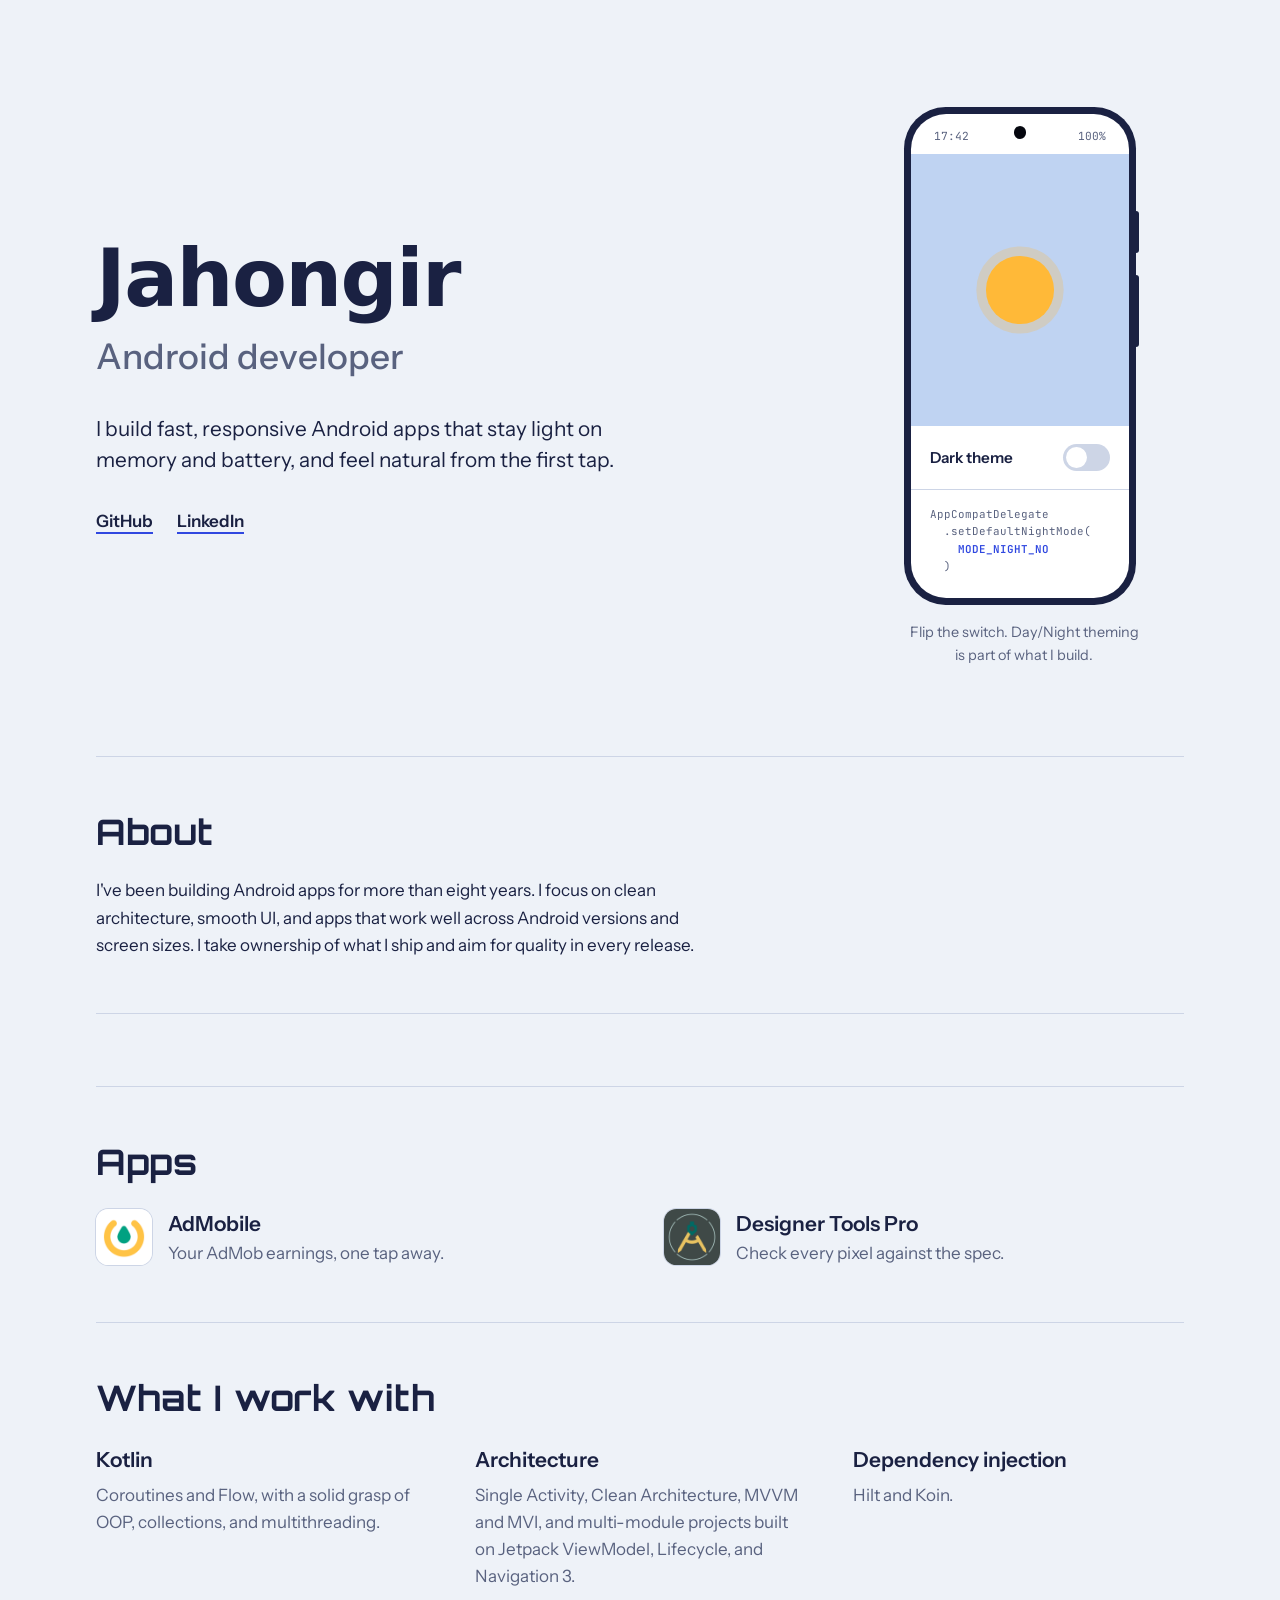
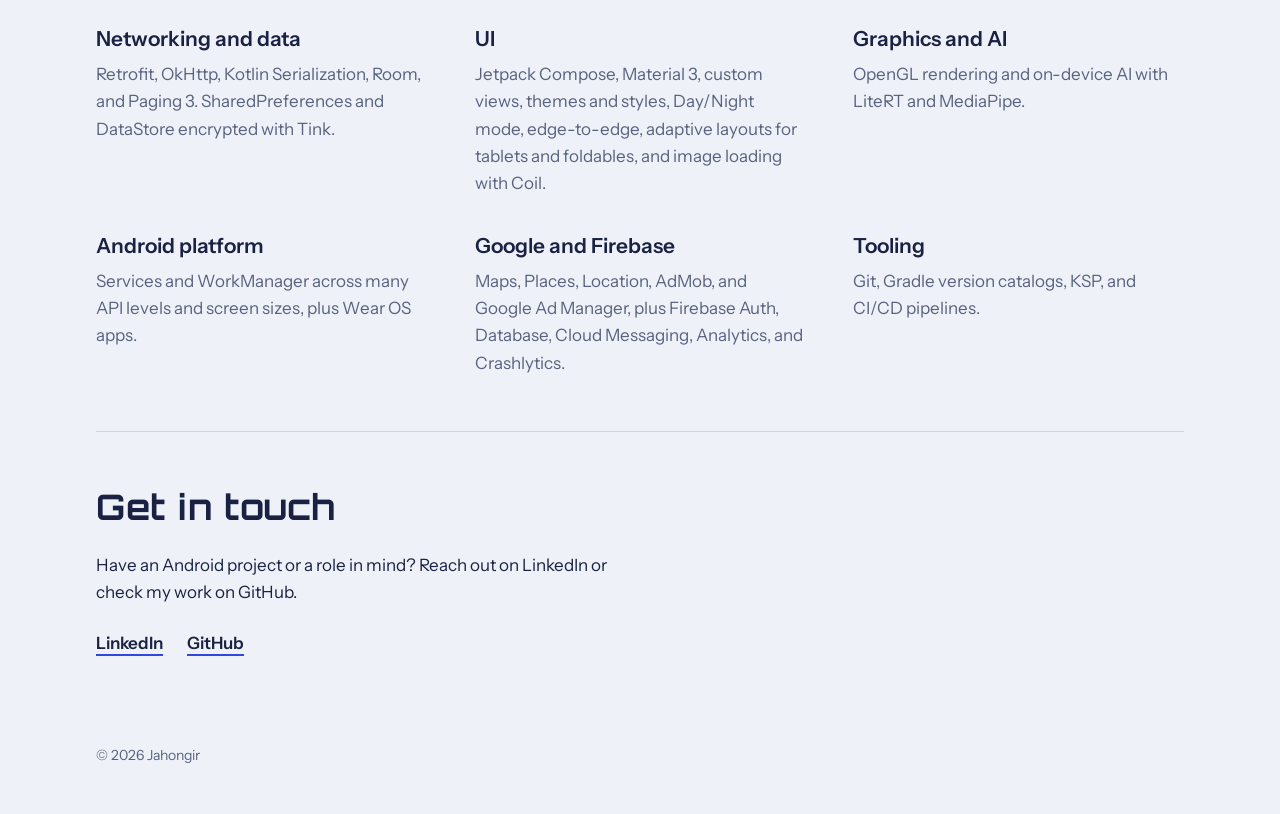
<file: index.html>
<!DOCTYPE html>
<html lang="en">

<head>
  <meta charset="utf-8">
  <meta name="viewport" content="width=device-width, initial-scale=1, viewport-fit=cover">
  <title>Jahongir · Android developer</title>
  <meta name="description" content="Jahongir, Android developer building fast, responsive, memory-efficient apps.">
  <link rel="icon"
    href="data:image/svg+xml,<svg xmlns='http://www.w3.org/2000/svg' viewBox='0 0 100 100'><text y='.9em' font-size='90'>📱</text></svg>">

  <!-- Applies the saved or system theme before first paint to avoid a flash. -->
  <script>
    (function () {
      var theme = null;
      try { theme = localStorage.getItem("theme"); } catch (e) { }
      if (theme !== "light" && theme !== "dark") {
        var prefersDark = window.matchMedia("(prefers-color-scheme: dark)").matches;
        theme = prefersDark ? "dark" : "light";
      }
      document.documentElement.dataset.theme = theme;
    })();
  </script>

  <!-- Yandex.RTB & Autoplacement 20341322 -->
  <script>window.yaContextCb = window.yaContextCb || []</script>
  <script src="https://yandex.ru/ads/system/context.js" async></script>
  <script data-page-id="20341322" src="https://yandex.ru/ads/system/ap-loader.js" async></script>

  <link rel="preconnect" href="https://fonts.googleapis.com">
  <link rel="preconnect" href="https://fonts.gstatic.com" crossorigin>
  <link
    href="https://fonts.googleapis.com/css2?family=Google+Sans+Flex:opsz,wght,ROND@6..144,400..900,0..100&family=Orbitron:wght@500..900&family=Instrument+Sans:wght@400;500;600&family=JetBrains+Mono:wght@400;600&display=swap"
    rel="stylesheet">
  <link rel="stylesheet" href="style.css">
  <!-- Yandex.Metrika counter -->
  <script type="text/javascript">
      (function (m, e, t, r, i, k, a) {
        m[i] = m[i] || function () { (m[i].a = m[i].a || []).push(arguments) };
        m[i].l = 1 * new Date();
        for (var j = 0; j < document.scripts.length; j++) { if (document.scripts[j].src === r) { return; } }
        k = e.createElement(t), a = e.getElementsByTagName(t)[0], k.async = 1, k.src = r, a.parentNode.insertBefore(k, a)
      })(window, document, 'script', 'https://mc.yandex.ru/metrika/tag.js?id=114090503', 'ym');

    ym(114090503, 'init', { ssr: true, webvisor: true, clickmap: true, ecommerce: "dataLayer", referrer: document.referrer, url: location.href, accurateTrackBounce: true, trackLinks: true });
  </script>
  <noscript>
    <div><img src="https://mc.yandex.ru/watch/114090503" style="position:absolute; left:-9999px;" alt="" /></div>
  </noscript>
  <!-- /Yandex.Metrika counter -->
</head>

<body>

  <main class="wrap">

    <header class="hero">
      <div>
        <h1 class="name">Jahongir</h1>
        <p class="role">Android developer</p>
        <p class="intro">
          I build fast, responsive Android apps that stay light on memory
          and battery, and feel natural from the first tap.
        </p>
        <ul class="links">
          <li><a href="https://github.com/wixeless">GitHub</a></li>
          <li><a href="https://www.linkedin.com">LinkedIn</a></li>
        </ul>
      </div>

      <figure class="device" aria-label="Theme switcher styled as a phone">
        <div class="phone">
          <div class="screen">
            <div class="status" aria-hidden="true"><span id="clock">12:00</span><span
                class="camera"></span><span>100%</span></div>
            <div class="sky" aria-hidden="true"><span class="orb"></span></div>
            <button class="setting" id="theme-switch" type="button" role="switch" aria-checked="false">
              <span>Dark theme</span>
              <span class="track" aria-hidden="true"><span class="knob"></span></span>
            </button>
            <pre class="code" aria-hidden="true">AppCompatDelegate
  .setDefaultNightMode(
    <b id="night-mode">MODE_NIGHT_NO</b>
  )</pre>
          </div>
        </div>
        <figcaption class="caption">Flip the switch. Day/Night theming is part of what I build.</figcaption>
      </figure>
    </header>

    <section class="about" aria-labelledby="about-title">
      <h2 id="about-title">About</h2>
      <p>
        I've been building Android apps for more than eight years. I focus on
        clean architecture, smooth UI, and apps that work well across Android
        versions and screen sizes. I take ownership of what I ship and aim for
        quality in every release.
      </p>
    </section>

    <!-- Yandex.RTB R-A-20341322-9 -->
    <div class="ad-slot" aria-label="Advertisement">
      <!-- Yandex.RTB R-A-20341322-9 -->
      <div id="yandex_rtb_R-A-20341322-9"></div>
      <script>
        window.yaContextCb.push(() => {
          Ya.Context.AdvManager.render({
            "blockId": "R-A-20341322-9",
            "renderTo": "yandex_rtb_R-A-20341322-9"
          })
        })
      </script>
    </div>

    <section aria-labelledby="apps-title">
      <h2 id="apps-title">Apps</h2>
      <ul class="apps-list">
        <li>
          <a class="app" href="apps/admobile/">
            <img src="apps/admobile/images/icon.png" alt="" width="56" height="56">
            <span>
              <span class="app-name">AdMobile</span>
              <span class="app-desc">Your AdMob earnings, one tap away.</span>
            </span>
          </a>
        </li>
        <li>
          <a class="app" href="apps/designertools/">
            <img src="apps/designertools/images/icon.png" alt="" width="56" height="56">
            <span>
              <span class="app-name">Designer Tools Pro</span>
              <span class="app-desc">Check every pixel against the spec.</span>
            </span>
          </a>
        </li>
      </ul>
    </section>

    <section aria-labelledby="skills-title">
      <h2 id="skills-title">What I work with</h2>
      <dl class="skills">
        <div>
          <dt>Kotlin</dt>
          <dd>Coroutines and Flow, with a solid grasp of OOP, collections, and multithreading.</dd>
        </div>
        <div>
          <dt>Architecture</dt>
          <dd>Single Activity, Clean Architecture, MVVM and MVI, and multi-module projects built on Jetpack ViewModel,
            Lifecycle, and Navigation 3.</dd>
        </div>
        <div>
          <dt>Dependency injection</dt>
          <dd>Hilt and Koin.</dd>
        </div>
        <div>
          <dt>Networking and data</dt>
          <dd>Retrofit, OkHttp, Kotlin Serialization, Room, and Paging 3. SharedPreferences and DataStore encrypted with
            Tink.</dd>
        </div>
        <div>
          <dt>UI</dt>
          <dd>Jetpack Compose, Material 3, custom views, themes and styles, Day/Night mode, edge-to-edge, adaptive
            layouts for tablets and foldables, and image loading with Coil.</dd>
        </div>
        <div>
          <dt>Graphics and AI</dt>
          <dd>OpenGL rendering and on-device AI with LiteRT and MediaPipe.</dd>
        </div>
        <div>
          <dt>Android platform</dt>
          <dd>Services and WorkManager across many API levels and screen sizes, plus Wear OS apps.</dd>
        </div>
        <div>
          <dt>Google and Firebase</dt>
          <dd>Maps, Places, Location, AdMob, and Google Ad Manager, plus Firebase Auth, Database, Cloud Messaging,
            Analytics, and Crashlytics.</dd>
        </div>
        <div>
          <dt>Tooling</dt>
          <dd>Git, Gradle version catalogs, KSP, and CI/CD pipelines.</dd>
        </div>
      </dl>
    </section>

    <section class="contact" aria-labelledby="contact-title">
      <h2 id="contact-title">Get in touch</h2>
      <p>Have an Android project or a role in mind? Reach out on LinkedIn or check my work on GitHub.</p>
      <ul class="links">
        <li><a href="https://www.linkedin.com">LinkedIn</a></li>
        <li><a href="https://github.com/wixeless">GitHub</a></li>
      </ul>
    </section>

    <footer>© <span id="year">2026</span> Jahongir</footer>

  </main>

  <script>
    const root = document.documentElement;
    const themeSwitch = document.getElementById("theme-switch");
    const nightMode = document.getElementById("night-mode");

    // Syncs the switch and the code sample with the current theme.
    function applyTheme(theme) {
      const isDark = theme === "dark";
      root.dataset.theme = theme;
      themeSwitch.setAttribute("aria-checked", String(isDark));
      nightMode.textContent = isDark ? "MODE_NIGHT_YES" : "MODE_NIGHT_NO";
    }

    function toggleTheme() {
      const nextTheme = root.dataset.theme === "dark" ? "light" : "dark";
      applyTheme(nextTheme);
      try { localStorage.setItem("theme", nextTheme); } catch (e) { }
    }

    const clock = document.getElementById("clock");
    // Time zones of regions where the 12-hour clock is the everyday format.
    const twelveHourZones = new Set([
      "America/New_York", "America/Chicago", "America/Denver", "America/Phoenix",
      "America/Los_Angeles", "America/Anchorage", "America/Juneau", "America/Adak",
      "America/Detroit", "America/Boise", "America/Menominee", "Pacific/Honolulu",
      "America/Toronto", "America/Vancouver", "America/Edmonton", "America/Winnipeg",
      "America/Halifax", "America/St_Johns", "America/Regina",
      "Pacific/Auckland", "Asia/Kolkata", "Asia/Calcutta", "Asia/Karachi",
      "Asia/Dhaka", "Asia/Manila", "Africa/Cairo"
    ]);
    const twelveHourZonePrefixes = [
      "Australia/", "America/Indiana/", "America/Kentucky/", "America/North_Dakota/"
    ];

    function usesTwelveHourClock(timeZone) {
      function hasPrefix(prefix) {
        return timeZone.startsWith(prefix);
      }

      if (twelveHourZones.has(timeZone)) {
        return true;
      }
      return twelveHourZonePrefixes.some(hasPrefix);
    }

    const visitorTimeZone = Intl.DateTimeFormat().resolvedOptions().timeZone;
    const isTwelveHour = usesTwelveHourClock(visitorTimeZone);
    const hourCycle = isTwelveHour ? "h12" : "h23";
    const clockOptions = { hour: "numeric", minute: "2-digit", hourCycle: hourCycle };
    const clockFormat = new Intl.DateTimeFormat([], clockOptions);

    function isNotDayPeriod(part) {
      return part.type !== "dayPeriod";
    }

    function partValue(part) {
      return part.value;
    }

    // Shows the visitor's local time in their region's clock format, without AM/PM.
    function updateClock() {
      const parts = clockFormat.formatToParts(new Date());
      const timeParts = parts.filter(isNotDayPeriod);
      clock.textContent = timeParts.map(partValue).join("").trim();
    }

    function startMinuteTicks() {
      updateClock();
      setInterval(updateClock, 60000);
    }

    themeSwitch.addEventListener("click", toggleTheme);
    applyTheme(root.dataset.theme || "light");

    updateClock();
    const msToNextMinute = 60000 - (Date.now() % 60000);
    setTimeout(startMinuteTicks, msToNextMinute);

    document.getElementById("year").textContent = new Date().getFullYear();
  </script>

</body>

</html>
</file>
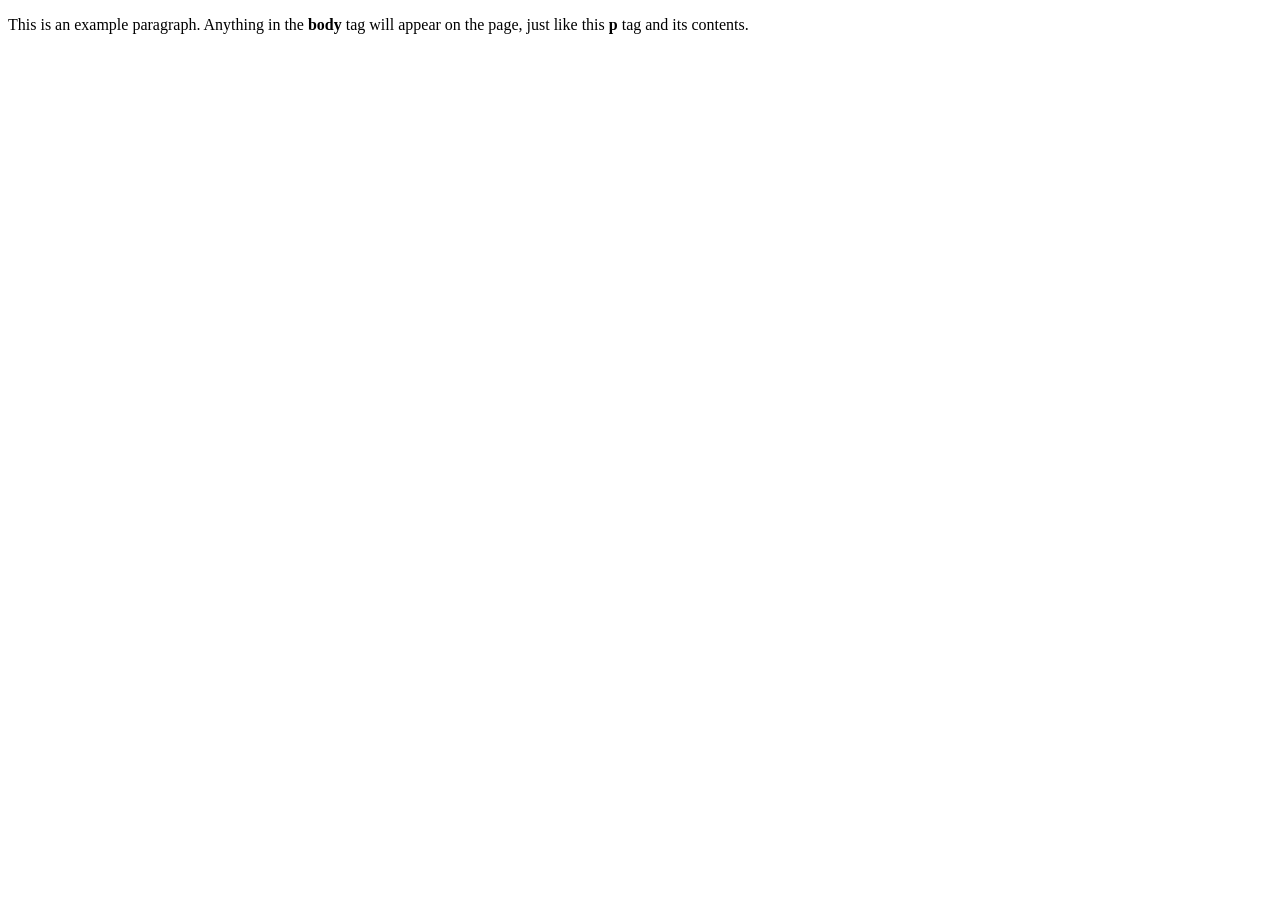
<file: apps/admob/Index.html>
<!doctype html>
<html>
  <head>
    <title>AdMob Report Home page</title>
  </head>
  <body>
    <p>This is an example paragraph. Anything in the <strong>body</strong> tag will appear on the page, just like this <strong>p</strong> tag and its contents.</p>
  </body>
</html>
</file>
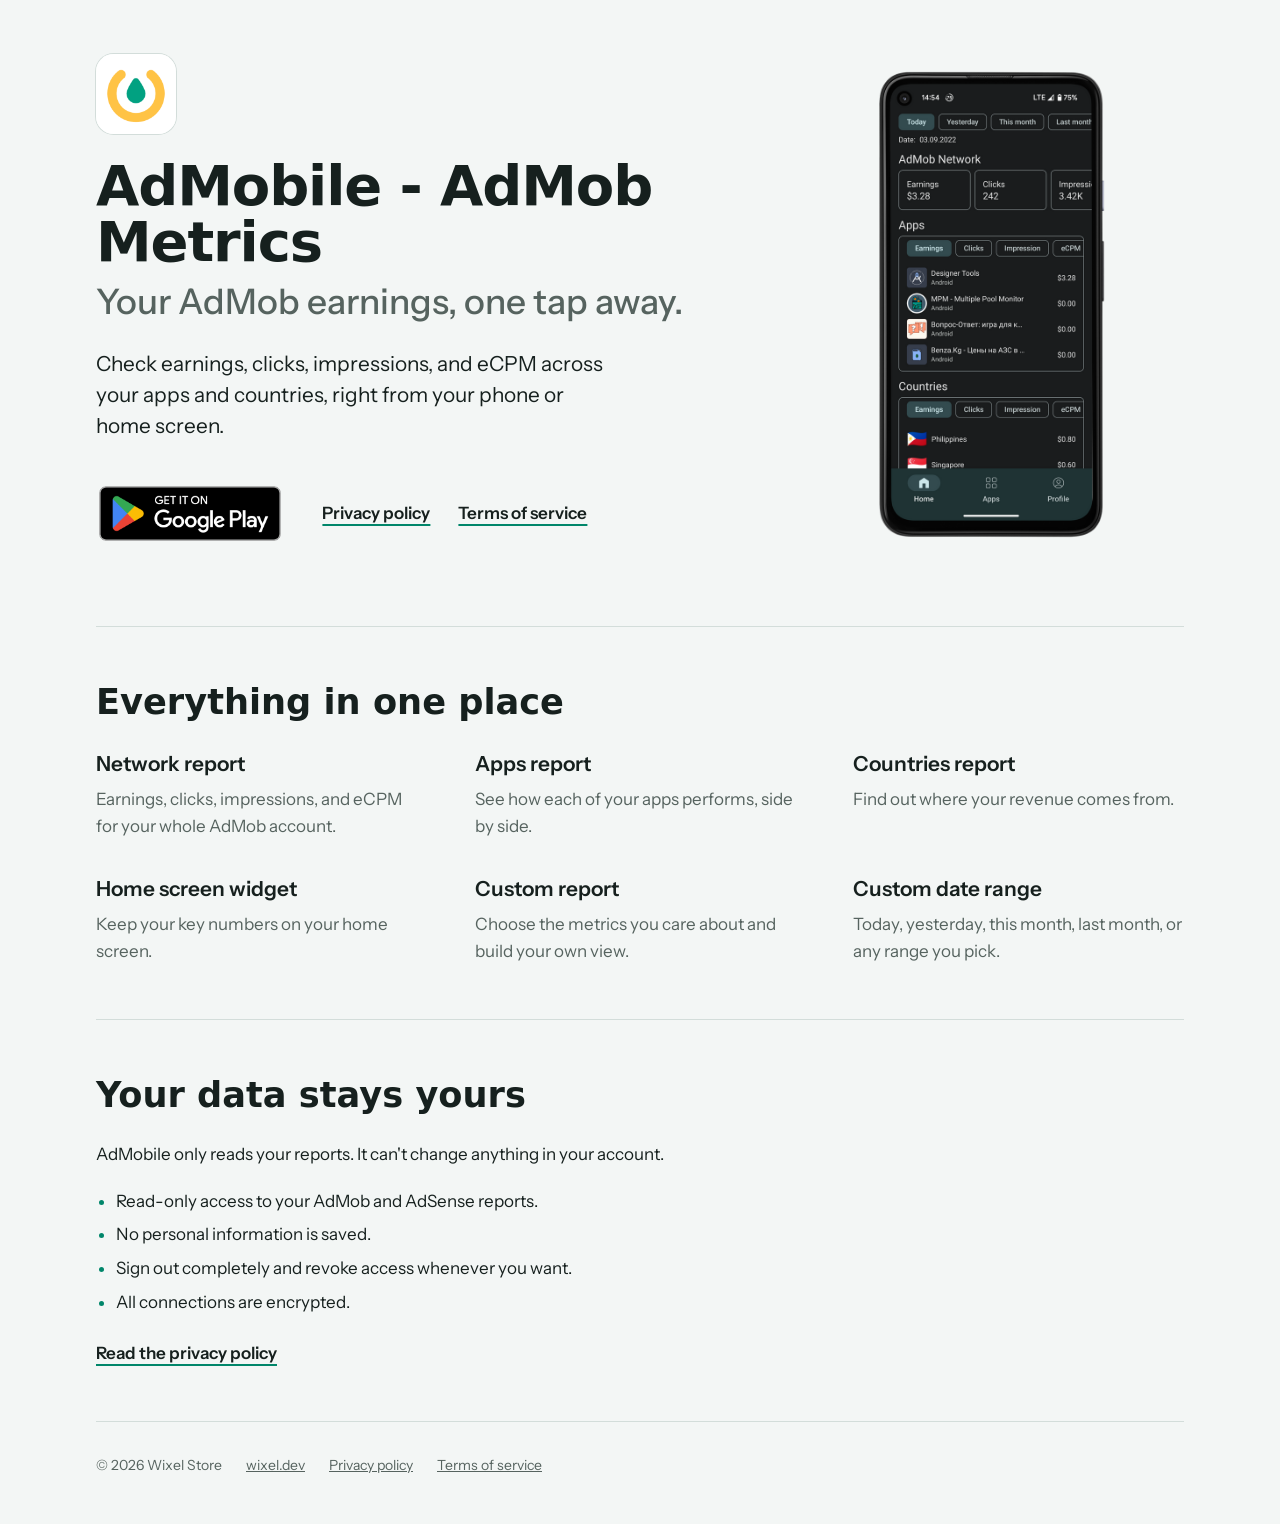
<file: apps/admobile/index.html>
<!DOCTYPE html>
<html lang="en">
<head>
<meta charset="utf-8">
<meta name="viewport" content="width=device-width, initial-scale=1, viewport-fit=cover">
<title>AdMobile - AdMob Metrics</title>
<meta name="description" content="Check your AdMob earnings, clicks, impressions, and eCPM across apps and countries, right from your Android phone.">
<link rel="canonical" href="https://wixel.dev/apps/admobile/">
<link rel="icon" type="image/png" href="images/icon.png">
<meta name="theme-color" content="#111716" media="(prefers-color-scheme: dark)">
<meta name="theme-color" content="#F3F6F5" media="(prefers-color-scheme: light)">
<meta property="og:type" content="website">
<meta property="og:title" content="AdMobile - AdMob Metrics">
<meta property="og:description" content="Your AdMob earnings, one tap away.">
<meta property="og:url" content="https://wixel.dev/apps/admobile/">
<meta property="og:image" content="https://wixel.dev/apps/admobile/images/icon.png">

<!-- Applies the theme chosen on wixel.dev, or the system theme, before first paint. -->
<script>
  (function () {
    var theme = null;
    try { theme = localStorage.getItem("theme"); } catch (e) {}
    if (theme !== "light" && theme !== "dark") {
      var prefersDark = window.matchMedia("(prefers-color-scheme: dark)").matches;
      theme = prefersDark ? "dark" : "light";
    }
    document.documentElement.dataset.theme = theme;
  })();
</script>

<link rel="preconnect" href="https://fonts.googleapis.com">
<link rel="preconnect" href="https://fonts.gstatic.com" crossorigin>
<link href="https://fonts.googleapis.com/css2?family=Google+Sans+Flex:opsz,wght,ROND@6..144,400..900,0..100&family=Instrument+Sans:wght@400;500;600&display=swap" rel="stylesheet">
<link rel="stylesheet" href="style.css">
</head>
<body>

<div class="wrap">

  <main>

    <header class="hero">
      <div>
        <img class="app-icon" src="images/icon.png" alt="" width="80" height="80">
        <h1 class="app-name">AdMobile - AdMob Metrics</h1>
        <p class="tagline">Your AdMob earnings, one tap away.</p>
        <p class="intro">
          Check earnings, clicks, impressions, and eCPM across your apps
          and countries, right from your phone or home screen.
        </p>
        <div class="actions">
          <a class="play-badge" href="https://play.google.com/store/apps/details?id=io.stark.admob">
            <img src="images/google-play-badge.png" alt="Get it on Google Play" width="646" height="250">
          </a>
          <a class="text-link" href="policy/">Privacy policy</a>
          <a class="text-link" href="terms/">Terms of service</a>
        </div>
      </div>

      <figure class="showcase">
        <img class="screenshot" src="images/screenshot.png" width="584" height="1080"
             alt="AdMobile home screen showing today's AdMob earnings, clicks, and impressions, with reports by app and country">
      </figure>
    </header>

    <section aria-labelledby="features-title">
      <h2 id="features-title">Everything in one place</h2>
      <dl class="features">
        <div>
          <dt>Network report</dt>
          <dd>Earnings, clicks, impressions, and eCPM for your whole AdMob account.</dd>
        </div>
        <div>
          <dt>Apps report</dt>
          <dd>See how each of your apps performs, side by side.</dd>
        </div>
        <div>
          <dt>Countries report</dt>
          <dd>Find out where your revenue comes from.</dd>
        </div>
        <div>
          <dt>Home screen widget</dt>
          <dd>Keep your key numbers on your home screen.</dd>
        </div>
        <div>
          <dt>Custom report</dt>
          <dd>Choose the metrics you care about and build your own view.</dd>
        </div>
        <div>
          <dt>Custom date range</dt>
          <dd>Today, yesterday, this month, last month, or any range you pick.</dd>
        </div>
      </dl>
    </section>

    <section class="privacy" aria-labelledby="privacy-title">
      <h2 id="privacy-title">Your data stays yours</h2>
      <p>AdMobile only reads your reports. It can't change anything in your account.</p>
      <ul>
        <li>Read-only access to your AdMob and AdSense reports.</li>
        <li>No personal information is saved.</li>
        <li>Sign out completely and revoke access whenever you want.</li>
        <li>All connections are encrypted.</li>
      </ul>
      <a class="text-link" href="policy/">Read the privacy policy</a>
    </section>

  </main>

  <footer>
    <span>© <span id="year">2026</span> Wixel Store</span>
    <a href="../../">wixel.dev</a>
    <a href="policy/">Privacy policy</a>
    <a href="terms/">Terms of service</a>
  </footer>

</div>

<script>
  document.getElementById("year").textContent = new Date().getFullYear();
</script>

</body>
</html>
</file>
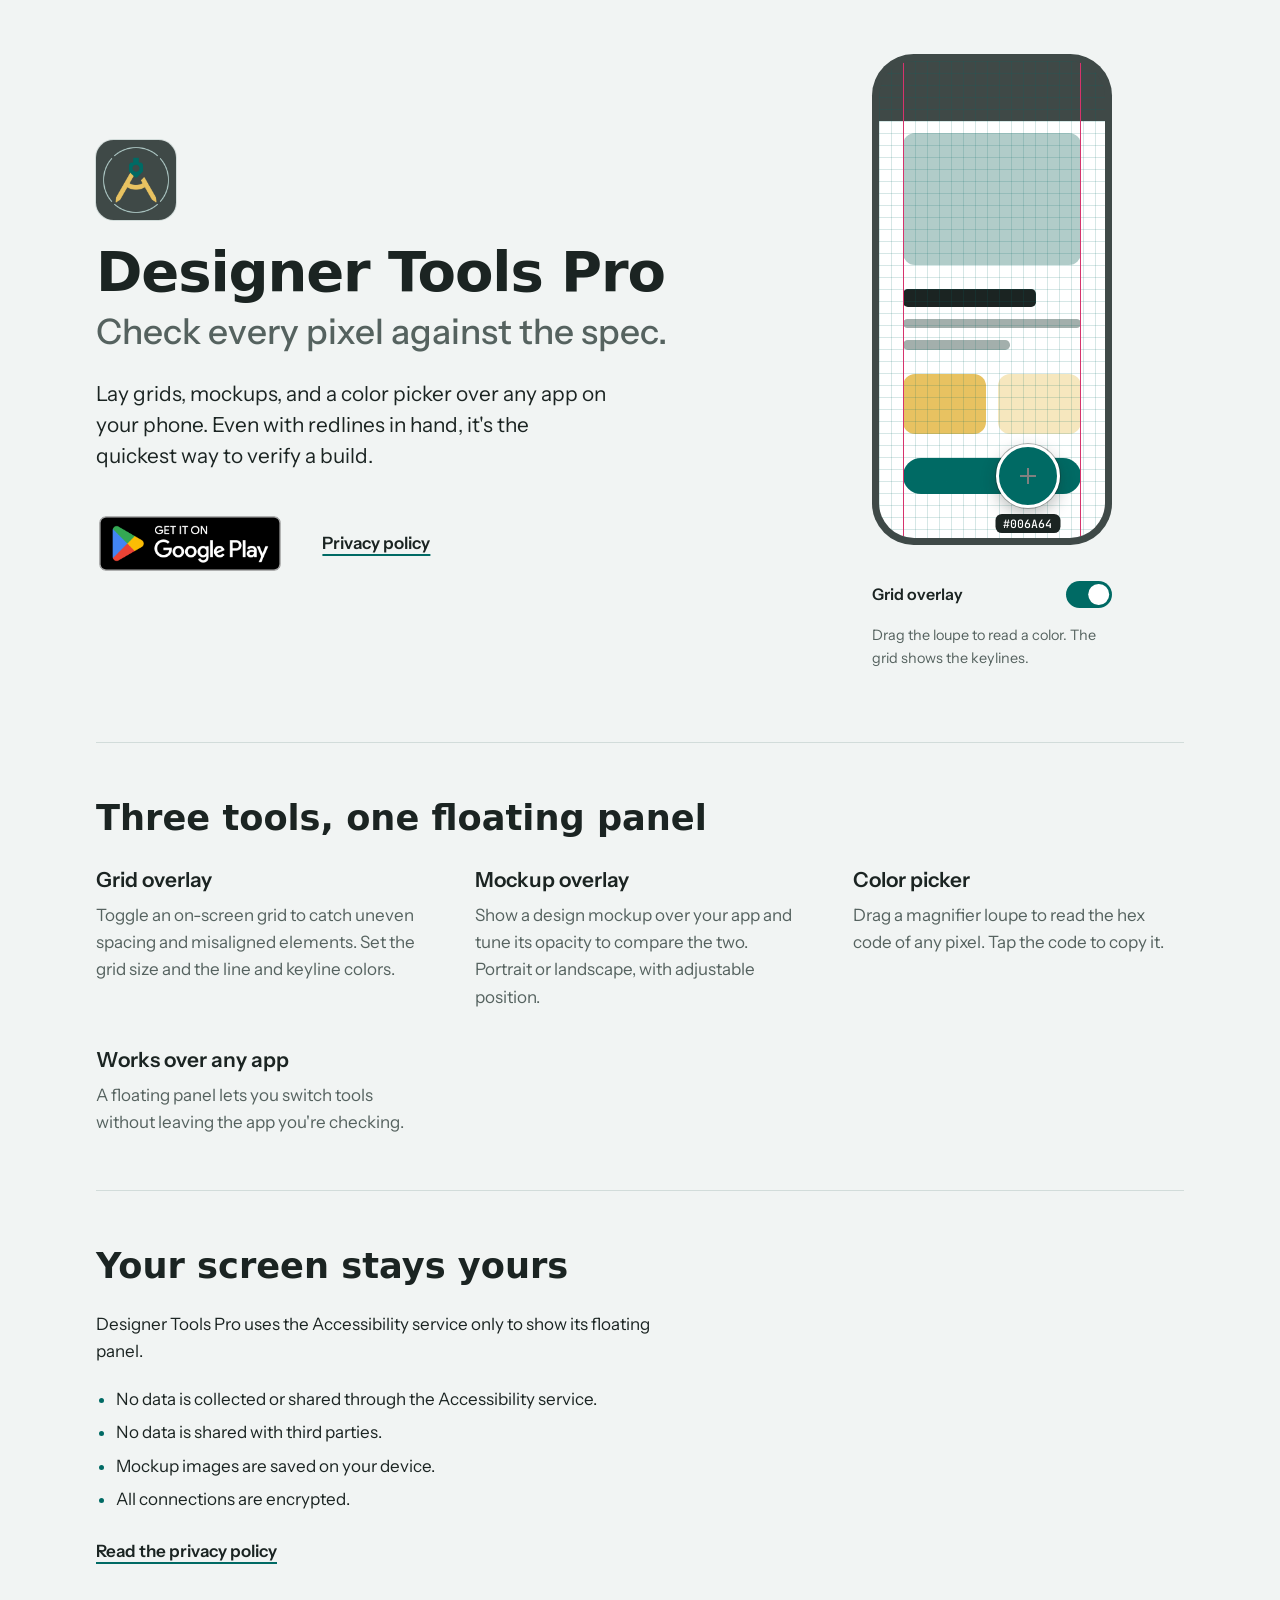
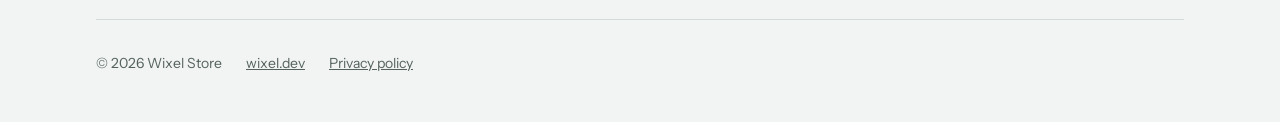
<file: apps/designertools/index.html>
<!DOCTYPE html>
<html lang="en">
<head>
<meta charset="utf-8">
<meta name="viewport" content="width=device-width, initial-scale=1, viewport-fit=cover">
<title>Designer Tools Pro</title>
<meta name="description" content="Check grids, mockups, and colors over any app on your Android phone. Grid overlay, mockup overlay, and a pixel-level color picker.">
<link rel="canonical" href="https://wixel.dev/apps/designertools/">
<link rel="icon" type="image/png" href="images/icon.png">
<meta name="theme-color" content="#1E2524" media="(prefers-color-scheme: dark)">
<meta name="theme-color" content="#F1F4F3" media="(prefers-color-scheme: light)">
<meta property="og:type" content="website">
<meta property="og:title" content="Designer Tools Pro">
<meta property="og:description" content="Check every pixel against the spec.">
<meta property="og:url" content="https://wixel.dev/apps/designertools/">
<meta property="og:image" content="https://wixel.dev/apps/designertools/images/icon.png">

<!-- Applies the theme chosen on wixel.dev, or the system theme, before first paint. -->
<script>
  (function () {
    var theme = null;
    try { theme = localStorage.getItem("theme"); } catch (e) {}
    if (theme !== "light" && theme !== "dark") {
      var prefersDark = window.matchMedia("(prefers-color-scheme: dark)").matches;
      theme = prefersDark ? "dark" : "light";
    }
    document.documentElement.dataset.theme = theme;
  })();
</script>

<link rel="preconnect" href="https://fonts.googleapis.com">
<link rel="preconnect" href="https://fonts.gstatic.com" crossorigin>
<link href="https://fonts.googleapis.com/css2?family=Google+Sans+Flex:opsz,wght,ROND@6..144,400..900,0..100&family=Instrument+Sans:wght@400;500;600&family=JetBrains+Mono:wght@500&display=swap" rel="stylesheet">
<link rel="stylesheet" href="style.css">
</head>
<body>

<div class="wrap">

  <main>

    <header class="hero">
      <div>
        <img class="app-icon" src="images/icon.png" alt="" width="80" height="80">
        <h1 class="app-name">Designer Tools Pro</h1>
        <p class="tagline">Check every pixel against the spec.</p>
        <p class="intro">
          Lay grids, mockups, and a color picker over any app on your phone.
          Even with redlines in hand, it's the quickest way to verify a build.
        </p>
        <div class="actions">
          <a class="play-badge" href="https://play.google.com/store/apps/details?id=kg.stark.designertools">
            <img src="images/google-play-badge.png" alt="Get it on Google Play" width="646" height="250">
          </a>
          <a class="text-link" href="policy/">Privacy policy</a>
        </div>
      </div>

      <figure class="showcase">
        <div class="stage">
          <div class="phone">
            <div class="screen" id="screen">
              <div class="mock" aria-hidden="true">
                <div class="mock-bar" data-swatch="#3F4947"></div>
                <div class="mock-image" data-swatch="#B1CCC9"></div>
                <div class="mock-title" data-swatch="#1B2422"></div>
                <div class="mock-text" data-swatch="#A3AFAC"></div>
                <div class="mock-text mock-text-short" data-swatch="#A3AFAC"></div>
                <div class="mock-row">
                  <div class="mock-chip" data-swatch="#E8C261"></div>
                  <div class="mock-chip mock-chip-soft" data-swatch="#F6E7BE"></div>
                </div>
                <div class="mock-button" data-swatch="#006A64"></div>
              </div>

              <div class="grid" id="grid" aria-hidden="true"></div>

              <div class="loupe" id="loupe" tabindex="0" role="application"
                   aria-label="Color picker loupe. Drag it, or use the arrow keys to move it.">
                <span class="loupe-lens" id="loupe-lens"></span>
                <span class="loupe-hex" id="loupe-hex" aria-live="polite">#006A64</span>
              </div>
            </div>
          </div>
        </div>

        <button class="setting" id="grid-switch" type="button" role="switch" aria-checked="true">
          <span>Grid overlay</span>
          <span class="track" aria-hidden="true"><span class="knob"></span></span>
        </button>
        <figcaption class="caption">Drag the loupe to read a color. The grid shows the keylines.</figcaption>
      </figure>
    </header>

    <section aria-labelledby="features-title">
      <h2 id="features-title">Three tools, one floating panel</h2>
      <dl class="features">
        <div>
          <dt>Grid overlay</dt>
          <dd>Toggle an on-screen grid to catch uneven spacing and misaligned elements. Set the grid size and the line and keyline colors.</dd>
        </div>
        <div>
          <dt>Mockup overlay</dt>
          <dd>Show a design mockup over your app and tune its opacity to compare the two. Portrait or landscape, with adjustable position.</dd>
        </div>
        <div>
          <dt>Color picker</dt>
          <dd>Drag a magnifier loupe to read the hex code of any pixel. Tap the code to copy it.</dd>
        </div>
        <div>
          <dt>Works over any app</dt>
          <dd>A floating panel lets you switch tools without leaving the app you're checking.</dd>
        </div>
      </dl>
    </section>

    <section class="privacy" aria-labelledby="privacy-title">
      <h2 id="privacy-title">Your screen stays yours</h2>
      <p>Designer Tools Pro uses the Accessibility service only to show its floating panel.</p>
      <ul>
        <li>No data is collected or shared through the Accessibility service.</li>
        <li>No data is shared with third parties.</li>
        <li>Mockup images are saved on your device.</li>
        <li>All connections are encrypted.</li>
      </ul>
      <a class="text-link" href="policy/">Read the privacy policy</a>
    </section>

  </main>

  <footer>
    <span>© <span id="year">2026</span> Wixel Store</span>
    <a href="../../">wixel.dev</a>
    <a href="policy/">Privacy policy</a>
  </footer>

</div>

<script>
  const screenArea = document.getElementById("screen");
  const loupe = document.getElementById("loupe");
  const loupeLens = document.getElementById("loupe-lens");
  const loupeHex = document.getElementById("loupe-hex");
  const swatches = screenArea.querySelectorAll("[data-swatch]");
  const screenColor = "#FFFFFF";
  const keyStep = 8;

  // Loupe center, relative to the screen's top-left corner.
  let loupeX = 0;
  let loupeY = 0;
  let isDragging = false;

  function clamp(value, min, max) {
    return Math.min(Math.max(value, min), max);
  }

  function containsPoint(rect, x, y) {
    return x >= rect.left && x <= rect.right && y >= rect.top && y <= rect.bottom;
  }

  // Returns the hex color of the mock element under the given page point.
  function colorAt(pageX, pageY) {
    let color = screenColor;
    for (const swatch of swatches) {
      const rect = swatch.getBoundingClientRect();
      if (containsPoint(rect, pageX, pageY)) {
        color = swatch.dataset.swatch;
      }
    }
    return color;
  }

  function moveLoupe(x, y) {
    const screenRect = screenArea.getBoundingClientRect();
    loupeX = clamp(x, 0, screenRect.width);
    loupeY = clamp(y, 0, screenRect.height);
    loupe.style.left = loupeX + "px";
    loupe.style.top = loupeY + "px";

    const color = colorAt(screenRect.left + loupeX, screenRect.top + loupeY);
    loupeLens.style.backgroundColor = color;
    loupeHex.textContent = color;
  }

  function moveLoupeToPointer(event) {
    const screenRect = screenArea.getBoundingClientRect();
    moveLoupe(event.clientX - screenRect.left, event.clientY - screenRect.top);
  }

  function startDrag(event) {
    isDragging = true;
    screenArea.setPointerCapture(event.pointerId);
    moveLoupeToPointer(event);
  }

  function drag(event) {
    if (isDragging) {
      moveLoupeToPointer(event);
    }
  }

  function endDrag() {
    isDragging = false;
  }

  function moveLoupeWithKeys(event) {
    const offsets = {
      ArrowLeft: [-keyStep, 0],
      ArrowRight: [keyStep, 0],
      ArrowUp: [0, -keyStep],
      ArrowDown: [0, keyStep]
    };
    const offset = offsets[event.key];
    if (!offset) {
      return;
    }
    event.preventDefault();
    moveLoupe(loupeX + offset[0], loupeY + offset[1]);
  }

  // Starts the loupe over the button of the mock app.
  function placeLoupeOnButton() {
    const screenRect = screenArea.getBoundingClientRect();
    const buttonRect = screenArea.querySelector(".mock-button").getBoundingClientRect();
    const centerX = buttonRect.left + buttonRect.width * 0.7 - screenRect.left;
    const centerY = buttonRect.top + buttonRect.height / 2 - screenRect.top;
    moveLoupe(centerX, centerY);
  }

  const grid = document.getElementById("grid");
  const gridSwitch = document.getElementById("grid-switch");

  function toggleGrid() {
    const isOn = gridSwitch.getAttribute("aria-checked") !== "true";
    gridSwitch.setAttribute("aria-checked", String(isOn));
    grid.hidden = !isOn;
  }

  screenArea.addEventListener("pointerdown", startDrag);
  screenArea.addEventListener("pointermove", drag);
  screenArea.addEventListener("pointerup", endDrag);
  screenArea.addEventListener("pointercancel", endDrag);
  loupe.addEventListener("keydown", moveLoupeWithKeys);
  gridSwitch.addEventListener("click", toggleGrid);
  window.addEventListener("resize", placeLoupeOnButton);

  placeLoupeOnButton();

  document.getElementById("year").textContent = new Date().getFullYear();
</script>

</body>
</html>
</file>
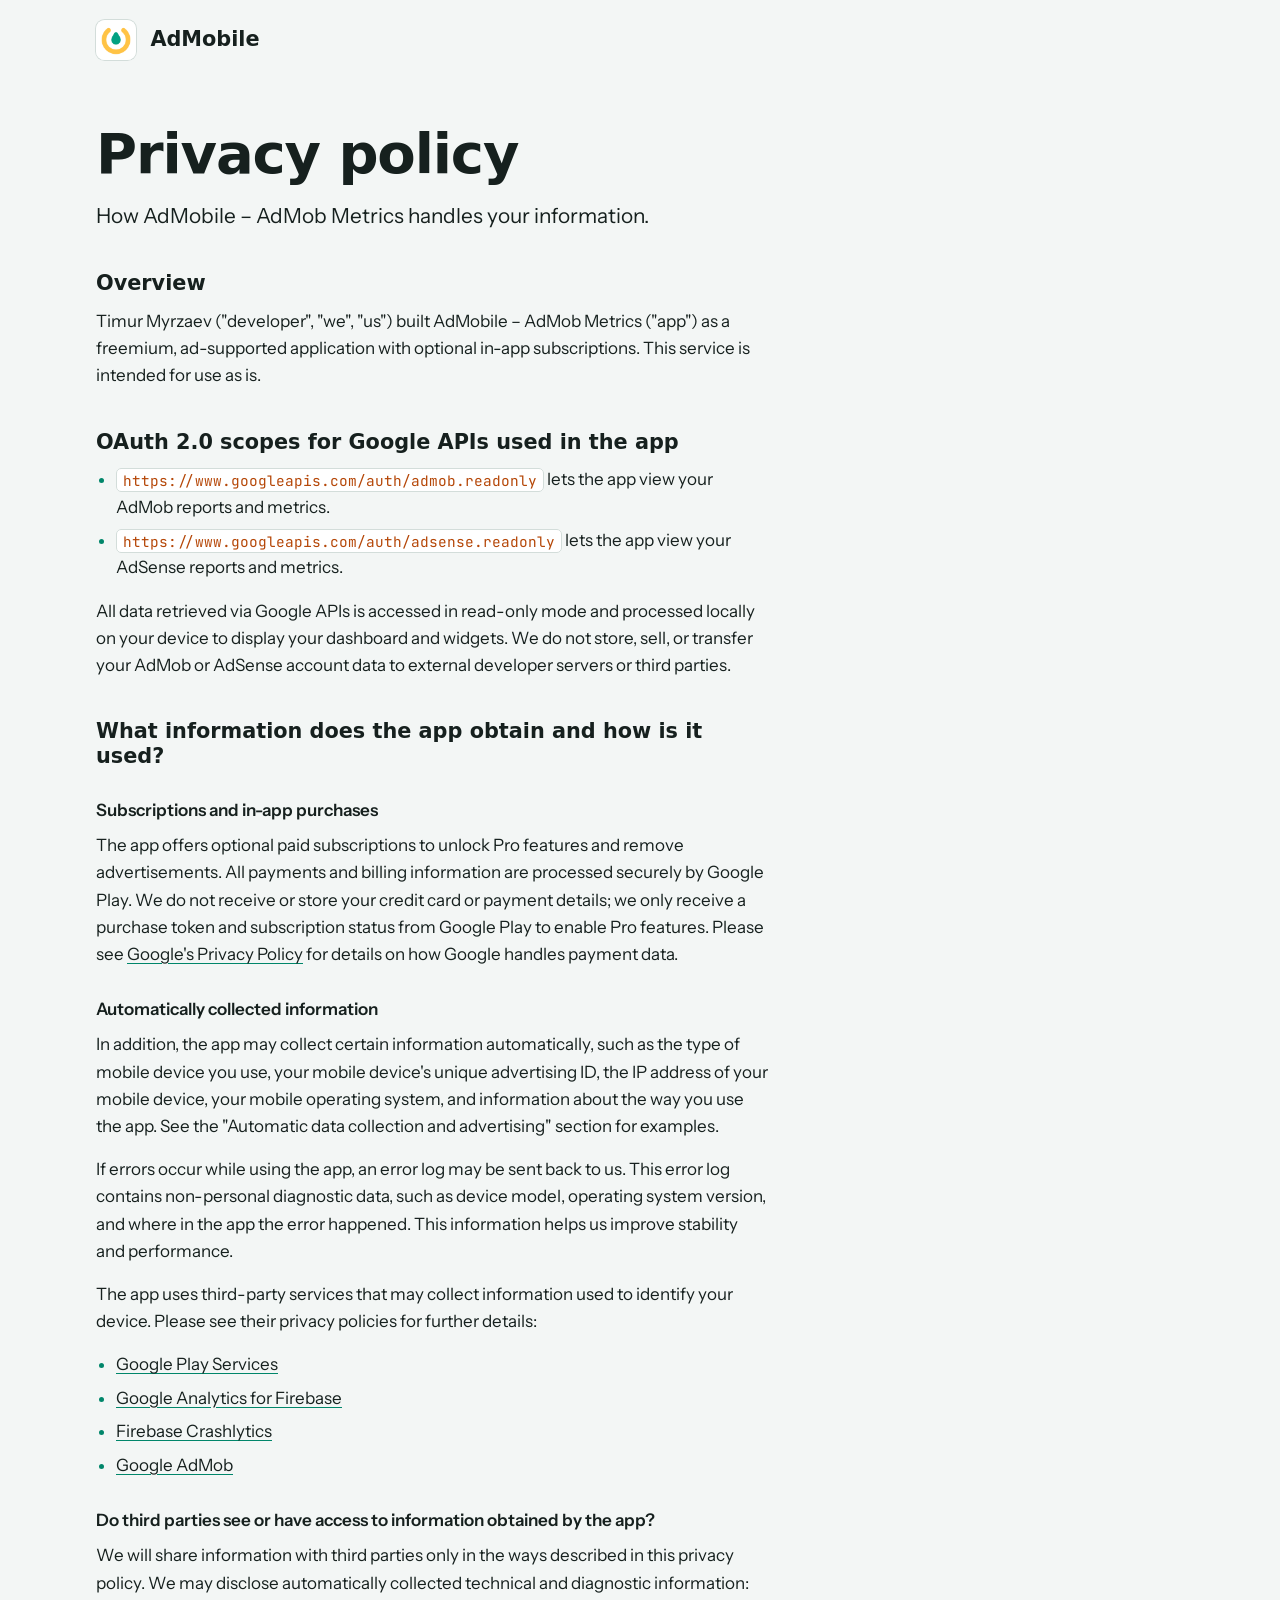
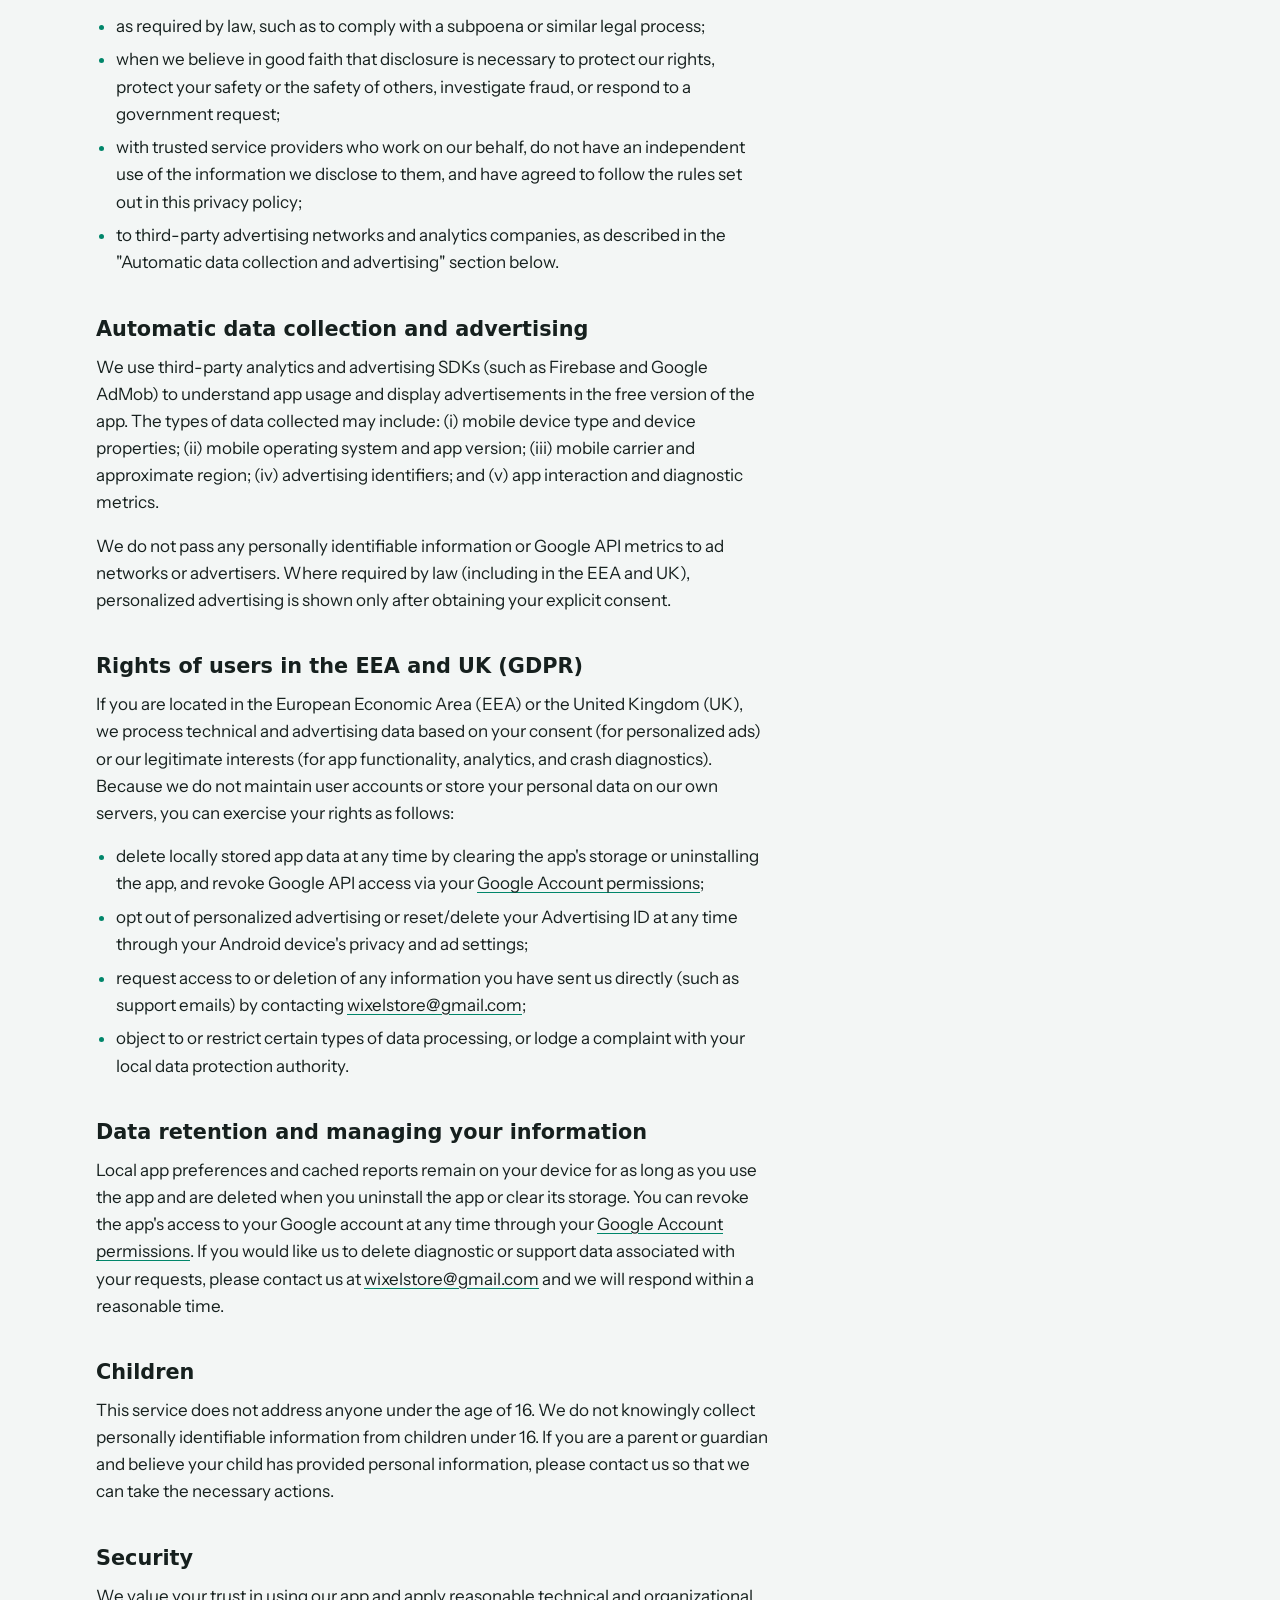
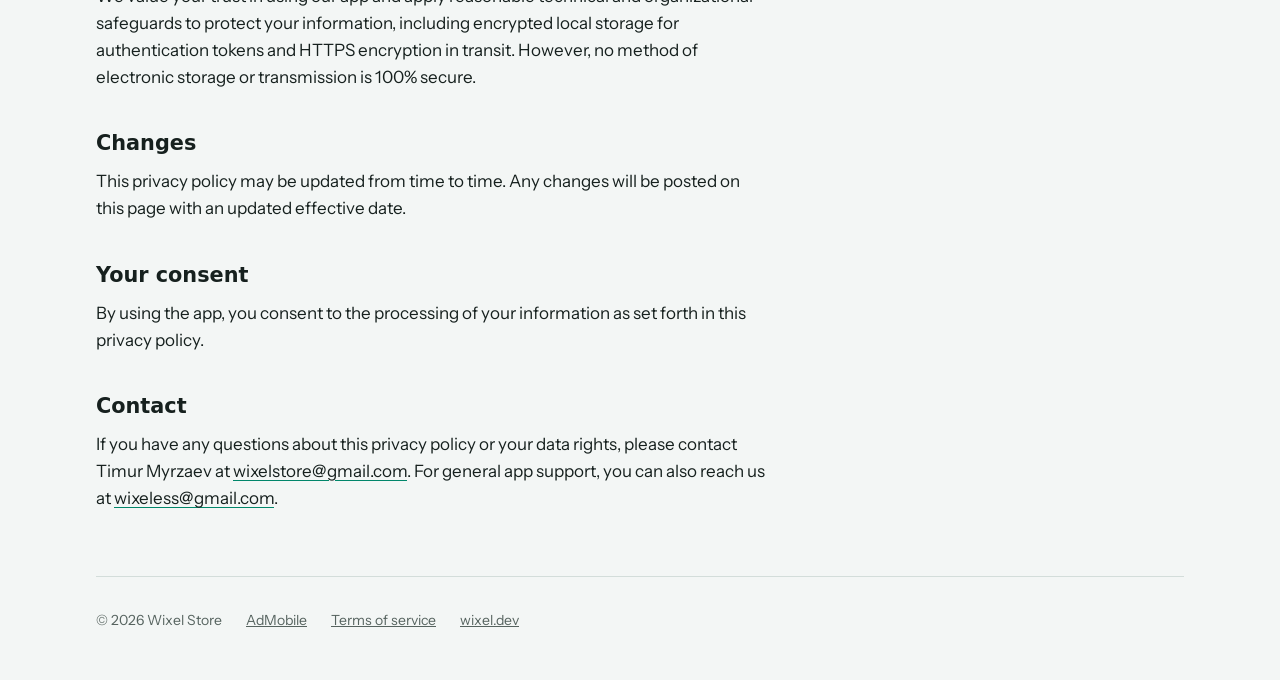
<file: apps/admobile/policy/index.html>
<!DOCTYPE html>
<html lang="en">
<head>
<meta charset="utf-8">
<meta name="viewport" content="width=device-width, initial-scale=1, viewport-fit=cover">
<title>Privacy Policy – AdMobile</title>
<meta name="description" content="Privacy policy for AdMobile – AdMob Metrics, an Android app by Timur Myrzaev.">
<link rel="canonical" href="https://wixel.dev/apps/admobile/policy/">
<link rel="icon" type="image/png" href="../images/icon.png">
<meta name="theme-color" content="#111716" media="(prefers-color-scheme: dark)">
<meta name="theme-color" content="#F3F6F5" media="(prefers-color-scheme: light)">

<!-- Applies the theme chosen on wixel.dev, or the system theme, before first paint. -->
<script>
  (function () {
    var theme = null;
    try { theme = localStorage.getItem("theme"); } catch (e) {}
    if (theme !== "light" && theme !== "dark") {
      var prefersDark = window.matchMedia("(prefers-color-scheme: dark)").matches;
      theme = prefersDark ? "dark" : "light";
    }
    document.documentElement.dataset.theme = theme;
  })();
</script>

<link rel="preconnect" href="https://fonts.googleapis.com">
<link rel="preconnect" href="https://fonts.gstatic.com" crossorigin>
<link href="https://fonts.googleapis.com/css2?family=Google+Sans+Flex:opsz,wght,ROND@6..144,400..900,0..100&family=Instrument+Sans:wght@400;500;600&family=JetBrains+Mono:wght@400&display=swap" rel="stylesheet">
<link rel="stylesheet" href="style.css">
</head>
<body>

<div class="wrap">

  <header class="doc-header">
    <img src="../images/icon.png" alt="" width="40" height="40">
    <a href="../">AdMobile</a>
  </header>

  <main class="doc">
    <h1>Privacy policy</h1>
    <p class="lead">How AdMobile – AdMob Metrics handles your information.</p>

    <h2>Overview</h2>
    <p>
      Timur Myrzaev ("developer", "we", "us") built AdMobile – AdMob Metrics ("app")
      as a freemium, ad-supported application with optional in-app subscriptions.
      This service is intended for use as is.
    </p>

    <h2>OAuth 2.0 scopes for Google APIs used in the app</h2>
    <ul>
      <li><code>https://www.googleapis.com/auth/admob.readonly</code> lets the app view your AdMob reports and metrics.</li>
      <li><code>https://www.googleapis.com/auth/adsense.readonly</code> lets the app view your AdSense reports and metrics.</li>
    </ul>
    <p>
      All data retrieved via Google APIs is accessed in read-only mode and processed
      locally on your device to display your dashboard and widgets. We do not store,
      sell, or transfer your AdMob or AdSense account data to external developer servers
      or third parties.
    </p>

    <h2>What information does the app obtain and how is it used?</h2>

    <h3>Subscriptions and in-app purchases</h3>
    <p>
      The app offers optional paid subscriptions to unlock Pro features and remove
      advertisements. All payments and billing information are processed securely by
      Google Play. We do not receive or store your credit card or payment details;
      we only receive a purchase token and subscription status from Google Play to
      enable Pro features. Please see
      <a href="https://policies.google.com/privacy">Google's Privacy Policy</a>
      for details on how Google handles payment data.
    </p>

    <h3>Automatically collected information</h3>
    <p>
      In addition, the app may collect certain information automatically, such as
      the type of mobile device you use, your mobile device's unique advertising ID,
      the IP address of your mobile device, your mobile operating system, and
      information about the way you use the app. See the "Automatic data collection
      and advertising" section for examples.
    </p>
    <p>
      If errors occur while using the app, an error log may be sent back to us. This
      error log contains non-personal diagnostic data, such as device model, operating
      system version, and where in the app the error happened. This information helps
      us improve stability and performance.
    </p>
    <p>
      The app uses third-party services that may collect information used to identify
      your device. Please see their privacy policies for further details:
    </p>
    <ul>
      <li><a href="https://policies.google.com/privacy">Google Play Services</a></li>
      <li><a href="https://firebase.google.com/policies/analytics">Google Analytics for Firebase</a></li>
      <li><a href="https://firebase.google.com/terms/crashlytics-app-distribution-data-processing-terms">Firebase Crashlytics</a></li>
      <li><a href="https://support.google.com/admob/answer/6128543?hl=en">Google AdMob</a></li>
    </ul>

    <h3>Do third parties see or have access to information obtained by the app?</h3>
    <p>
      We will share information with third parties only in the ways described
      in this privacy policy. We may disclose automatically collected technical and
      diagnostic information:
    </p>
    <ul>
      <li>as required by law, such as to comply with a subpoena or similar legal process;</li>
      <li>when we believe in good faith that disclosure is necessary to protect our rights, protect your safety or the safety of others, investigate fraud, or respond to a government request;</li>
      <li>with trusted service providers who work on our behalf, do not have an independent use of the information we disclose to them, and have agreed to follow the rules set out in this privacy policy;</li>
      <li>to third-party advertising networks and analytics companies, as described in the "Automatic data collection and advertising" section below.</li>
    </ul>

    <h2>Automatic data collection and advertising</h2>
    <p>
      We use third-party analytics and advertising SDKs (such as Firebase and Google
      AdMob) to understand app usage and display advertisements in the free version of
      the app. The types of data collected may include: (i) mobile device type and
      device properties; (ii) mobile operating system and app version; (iii) mobile
      carrier and approximate region; (iv) advertising identifiers; and (v) app
      interaction and diagnostic metrics.
    </p>
    <p>
      We do not pass any personally identifiable information or Google API metrics to
      ad networks or advertisers. Where required by law (including in the EEA and UK),
      personalized advertising is shown only after obtaining your explicit consent.
    </p>

    <h2>Rights of users in the EEA and UK (GDPR)</h2>
    <p>
      If you are located in the European Economic Area (EEA) or the United Kingdom (UK),
      we process technical and advertising data based on your consent (for personalized
      ads) or our legitimate interests (for app functionality, analytics, and crash
      diagnostics). Because we do not maintain user accounts or store your personal
      data on our own servers, you can exercise your rights as follows:
    </p>
    <ul>
      <li>delete locally stored app data at any time by clearing the app's storage or uninstalling the app, and revoke Google API access via your <a href="https://myaccount.google.com/permissions">Google Account permissions</a>;</li>
      <li>opt out of personalized advertising or reset/delete your Advertising ID at any time through your Android device's privacy and ad settings;</li>
      <li>request access to or deletion of any information you have sent us directly (such as support emails) by contacting <a href="mailto:wixelstore@gmail.com">wixelstore@gmail.com</a>;</li>
      <li>object to or restrict certain types of data processing, or lodge a complaint with your local data protection authority.</li>
    </ul>

    <h2>Data retention and managing your information</h2>
    <p>
      Local app preferences and cached reports remain on your device for as long as
      you use the app and are deleted when you uninstall the app or clear its storage.
      You can revoke the app's access to your Google account at any time through your
      <a href="https://myaccount.google.com/permissions">Google Account permissions</a>.
      If you would like us to delete diagnostic or support data associated with your
      requests, please contact us at
      <a href="mailto:wixelstore@gmail.com">wixelstore@gmail.com</a>
      and we will respond within a reasonable time.
    </p>

    <h2>Children</h2>
    <p>
      This service does not address anyone under the age of 16. We do not knowingly
      collect personally identifiable information from children under 16. If you are a
      parent or guardian and believe your child has provided personal information,
      please contact us so that we can take the necessary actions.
    </p>

    <h2>Security</h2>
    <p>
      We value your trust in using our app and apply reasonable technical and
      organizational safeguards to protect your information, including encrypted
      local storage for authentication tokens and HTTPS encryption in transit.
      However, no method of electronic storage or transmission is 100% secure.
    </p>

    <h2>Changes</h2>
    <p>
      This privacy policy may be updated from time to time. Any changes will be posted
      on this page with an updated effective date.
    </p>

    <h2>Your consent</h2>
    <p>
      By using the app, you consent to the processing of your information as set forth
      in this privacy policy.
    </p>

    <h2>Contact</h2>
    <p>
      If you have any questions about this privacy policy or your data rights, please
      contact Timur Myrzaev at
      <a href="mailto:wixelstore@gmail.com">wixelstore@gmail.com</a>.
      For general app support, you can also reach us at
      <a href="mailto:wixeless@gmail.com">wixeless@gmail.com</a>.
    </p>
  </main>

  <footer>
    <span>© <span id="year">2026</span> Wixel Store</span>
    <a href="../">AdMobile</a>
    <a href="../terms/">Terms of service</a>
    <a href="../../../">wixel.dev</a>
  </footer>

</div>

<script>
  document.getElementById("year").textContent = new Date().getFullYear();
</script>

</body>
</html>
</file>
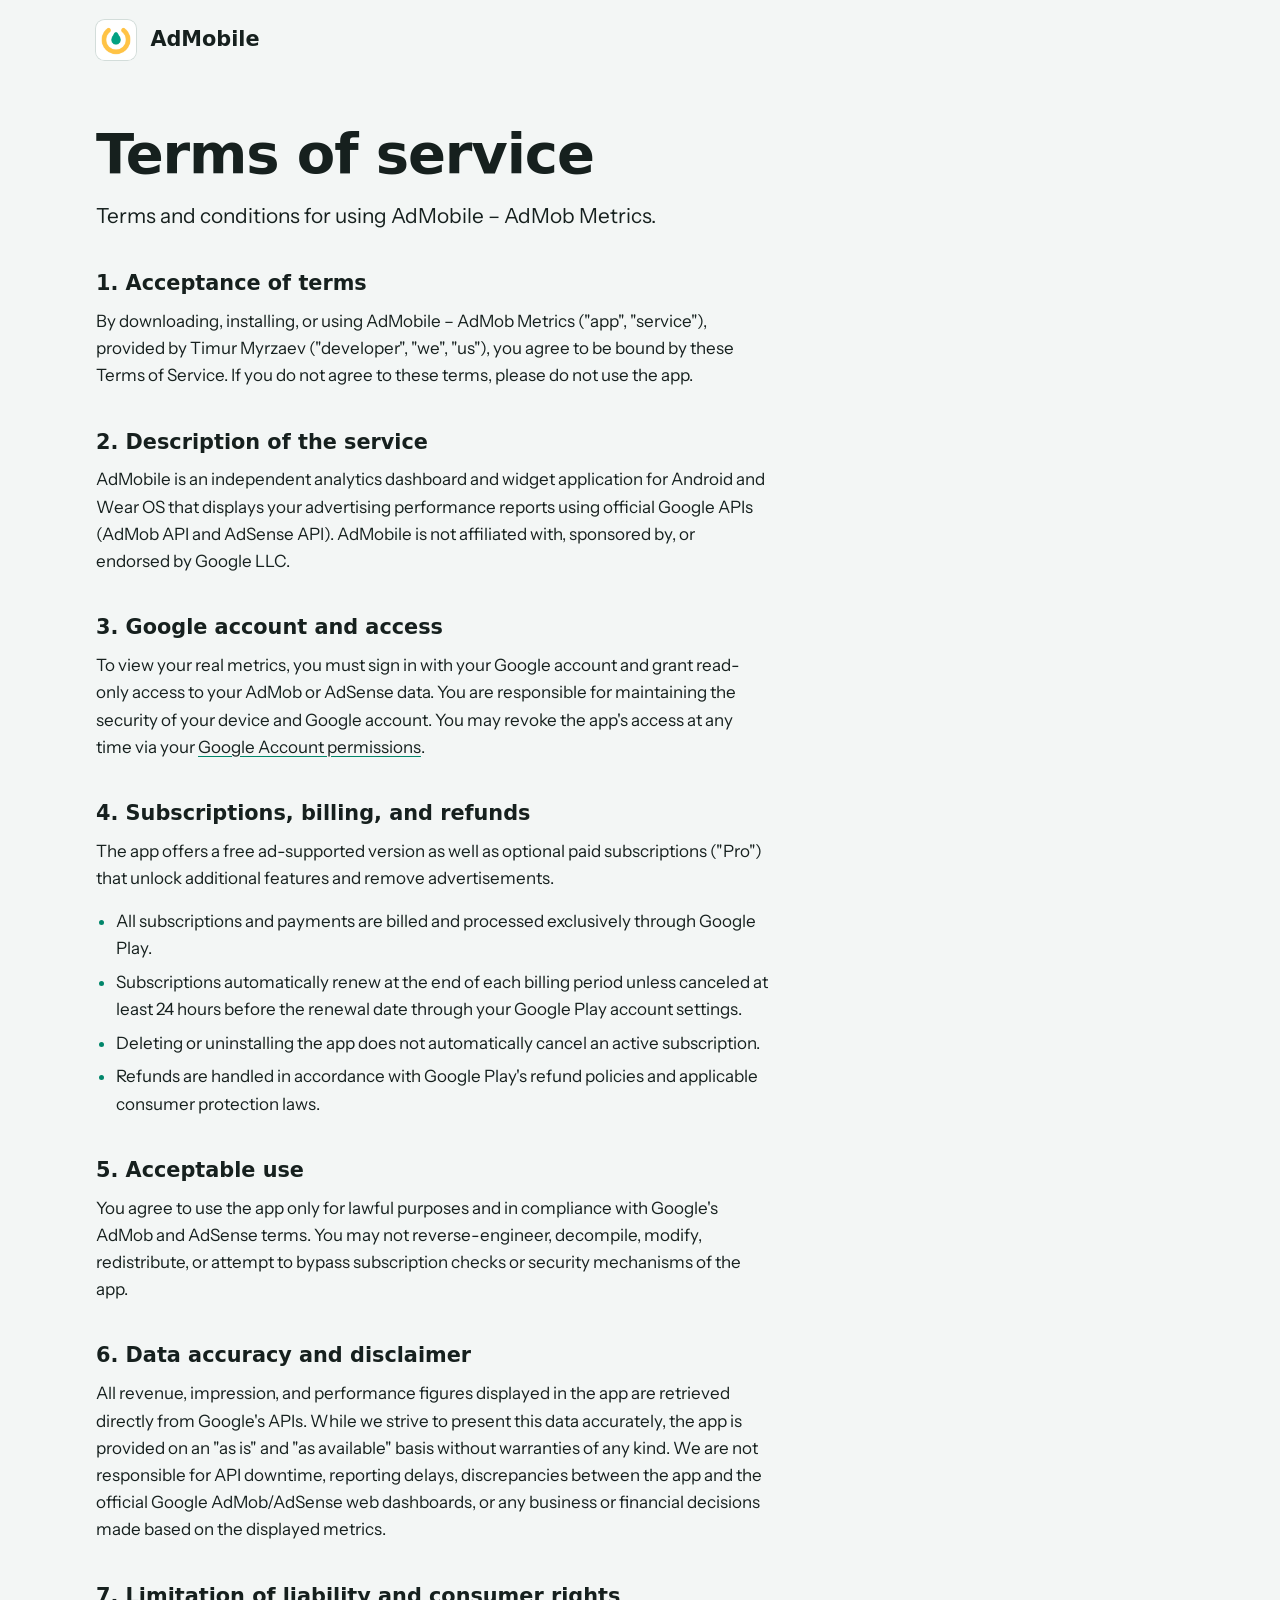
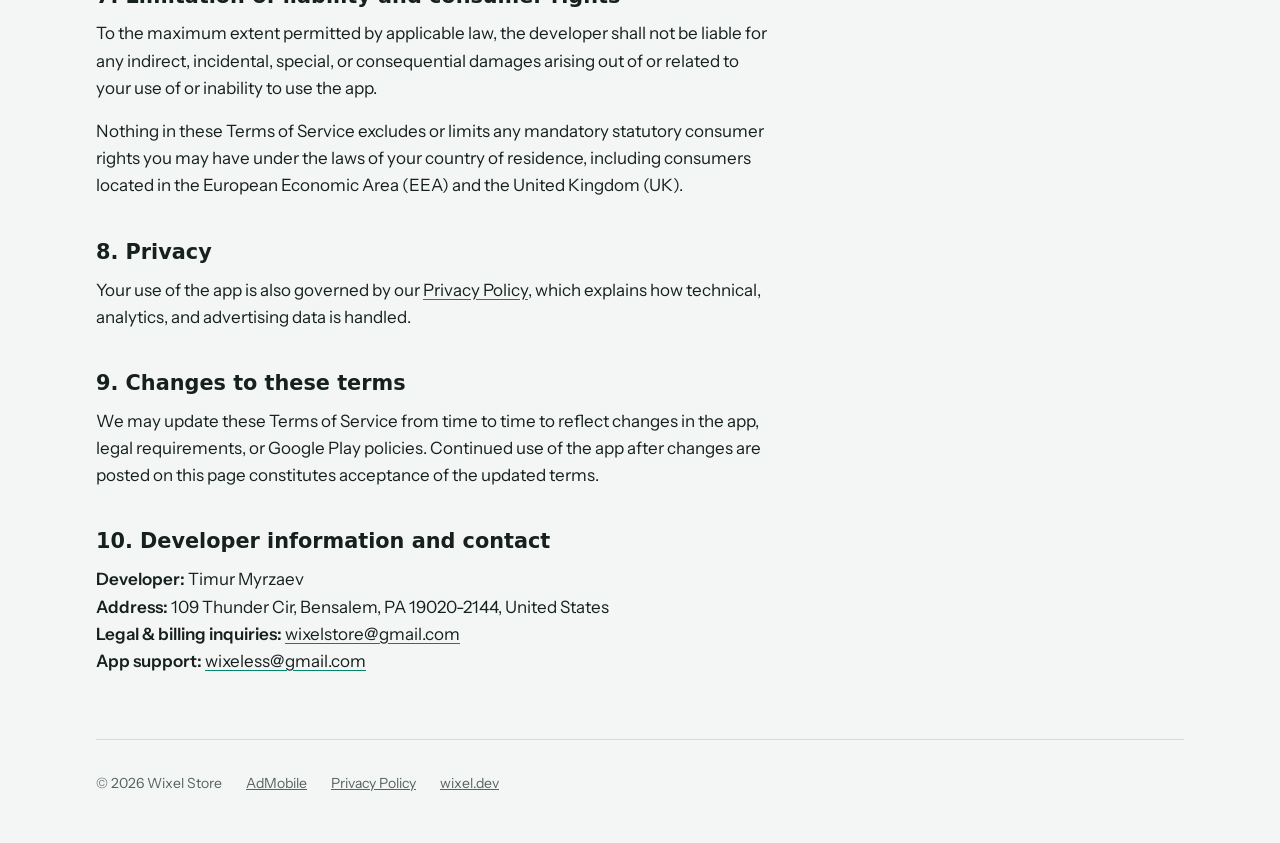
<file: apps/admobile/terms/index.html>
<!DOCTYPE html>
<html lang="en">
<head>
<meta charset="utf-8">
<meta name="viewport" content="width=device-width, initial-scale=1, viewport-fit=cover">
<title>Terms of Service – AdMobile</title>
<meta name="description" content="Terms of service for AdMobile – AdMob Metrics, an Android app by Timur Myrzaev.">
<link rel="canonical" href="https://wixel.dev/apps/admobile/terms/">
<link rel="icon" type="image/png" href="../images/icon.png">
<meta name="theme-color" content="#111716" media="(prefers-color-scheme: dark)">
<meta name="theme-color" content="#F3F6F5" media="(prefers-color-scheme: light)">

<!-- Applies the theme chosen on wixel.dev, or the system theme, before first paint. -->
<script>
  (function () {
    var theme = null;
    try { theme = localStorage.getItem("theme"); } catch (e) {}
    if (theme !== "light" && theme !== "dark") {
      var prefersDark = window.matchMedia("(prefers-color-scheme: dark)").matches;
      theme = prefersDark ? "dark" : "light";
    }
    document.documentElement.dataset.theme = theme;
  })();
</script>

<link rel="preconnect" href="https://fonts.googleapis.com">
<link rel="preconnect" href="https://fonts.gstatic.com" crossorigin>
<link href="https://fonts.googleapis.com/css2?family=Google+Sans+Flex:opsz,wght,ROND@6..144,400..900,0..100&family=Instrument+Sans:wght@400;500;600&family=JetBrains+Mono:wght@400&display=swap" rel="stylesheet">
<link rel="stylesheet" href="style.css">
</head>
<body>

<div class="wrap">

  <header class="doc-header">
    <img src="../images/icon.png" alt="" width="40" height="40">
    <a href="../">AdMobile</a>
  </header>

  <main class="doc">
    <h1>Terms of service</h1>
    <p class="lead">Terms and conditions for using AdMobile – AdMob Metrics.</p>

    <h2>1. Acceptance of terms</h2>
    <p>
      By downloading, installing, or using AdMobile – AdMob Metrics ("app", "service"),
      provided by Timur Myrzaev ("developer", "we", "us"), you agree to be bound by
      these Terms of Service. If you do not agree to these terms, please do not use
      the app.
    </p>

    <h2>2. Description of the service</h2>
    <p>
      AdMobile is an independent analytics dashboard and widget application for
      Android and Wear OS that displays your advertising performance reports using
      official Google APIs (AdMob API and AdSense API). AdMobile is not affiliated
      with, sponsored by, or endorsed by Google LLC.
    </p>

    <h2>3. Google account and access</h2>
    <p>
      To view your real metrics, you must sign in with your Google account and grant
      read-only access to your AdMob or AdSense data. You are responsible for
      maintaining the security of your device and Google account. You may revoke the
      app's access at any time via your
      <a href="https://myaccount.google.com/permissions">Google Account permissions</a>.
    </p>

    <h2>4. Subscriptions, billing, and refunds</h2>
    <p>
      The app offers a free ad-supported version as well as optional paid
      subscriptions ("Pro") that unlock additional features and remove advertisements.
    </p>
    <ul>
      <li>All subscriptions and payments are billed and processed exclusively through Google Play.</li>
      <li>Subscriptions automatically renew at the end of each billing period unless canceled at least 24 hours before the renewal date through your Google Play account settings.</li>
      <li>Deleting or uninstalling the app does not automatically cancel an active subscription.</li>
      <li>Refunds are handled in accordance with Google Play's refund policies and applicable consumer protection laws.</li>
    </ul>

    <h2>5. Acceptable use</h2>
    <p>
      You agree to use the app only for lawful purposes and in compliance with
      Google's AdMob and AdSense terms. You may not reverse-engineer, decompile,
      modify, redistribute, or attempt to bypass subscription checks or security
      mechanisms of the app.
    </p>

    <h2>6. Data accuracy and disclaimer</h2>
    <p>
      All revenue, impression, and performance figures displayed in the app are
      retrieved directly from Google's APIs. While we strive to present this data
      accurately, the app is provided on an "as is" and "as available" basis without
      warranties of any kind. We are not responsible for API downtime, reporting
      delays, discrepancies between the app and the official Google AdMob/AdSense
      web dashboards, or any business or financial decisions made based on the
      displayed metrics.
    </p>

    <h2>7. Limitation of liability and consumer rights</h2>
    <p>
      To the maximum extent permitted by applicable law, the developer shall not be
      liable for any indirect, incidental, special, or consequential damages arising
      out of or related to your use of or inability to use the app.
    </p>
    <p>
      Nothing in these Terms of Service excludes or limits any mandatory statutory
      consumer rights you may have under the laws of your country of residence,
      including consumers located in the European Economic Area (EEA) and the United
      Kingdom (UK).
    </p>

    <h2>8. Privacy</h2>
    <p>
      Your use of the app is also governed by our
      <a href="../policy/">Privacy Policy</a>, which explains how technical,
      analytics, and advertising data is handled.
    </p>

    <h2>9. Changes to these terms</h2>
    <p>
      We may update these Terms of Service from time to time to reflect changes in
      the app, legal requirements, or Google Play policies. Continued use of the app
      after changes are posted on this page constitutes acceptance of the updated
      terms.
    </p>

    <h2>10. Developer information and contact</h2>
    <p>
      <strong>Developer:</strong> Timur Myrzaev<br>
      <strong>Address:</strong> 109 Thunder Cir, Bensalem, PA 19020-2144, United States<br>
      <strong>Legal &amp; billing inquiries:</strong> <a href="mailto:wixelstore@gmail.com">wixelstore@gmail.com</a><br>
      <strong>App support:</strong> <a href="mailto:wixeless@gmail.com">wixeless@gmail.com</a>
    </p>
  </main>

  <footer>
    <span>© <span id="year">2026</span> Wixel Store</span>
    <a href="../">AdMobile</a>
    <a href="../policy/">Privacy Policy</a>
    <a href="../../../">wixel.dev</a>
  </footer>

</div>

<script>
  document.getElementById("year").textContent = new Date().getFullYear();
</script>

</body>
</html>
</file>
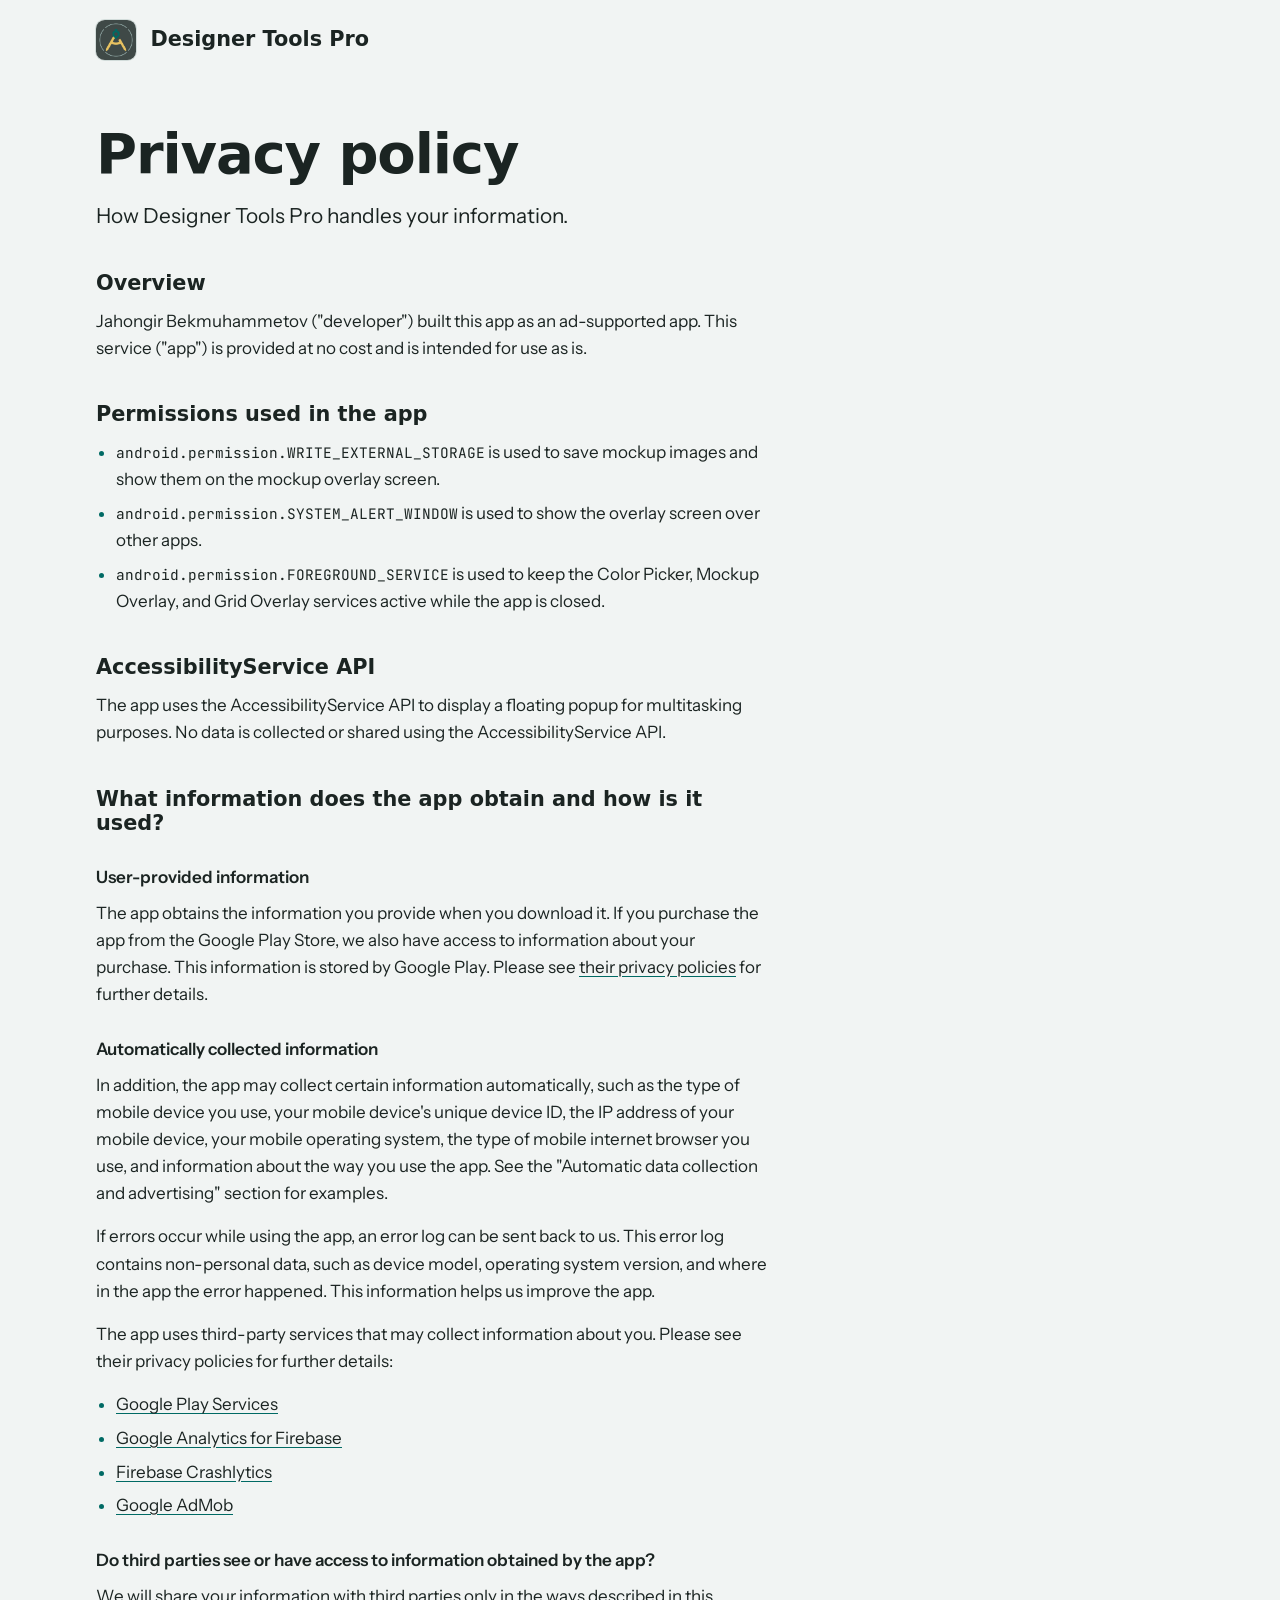
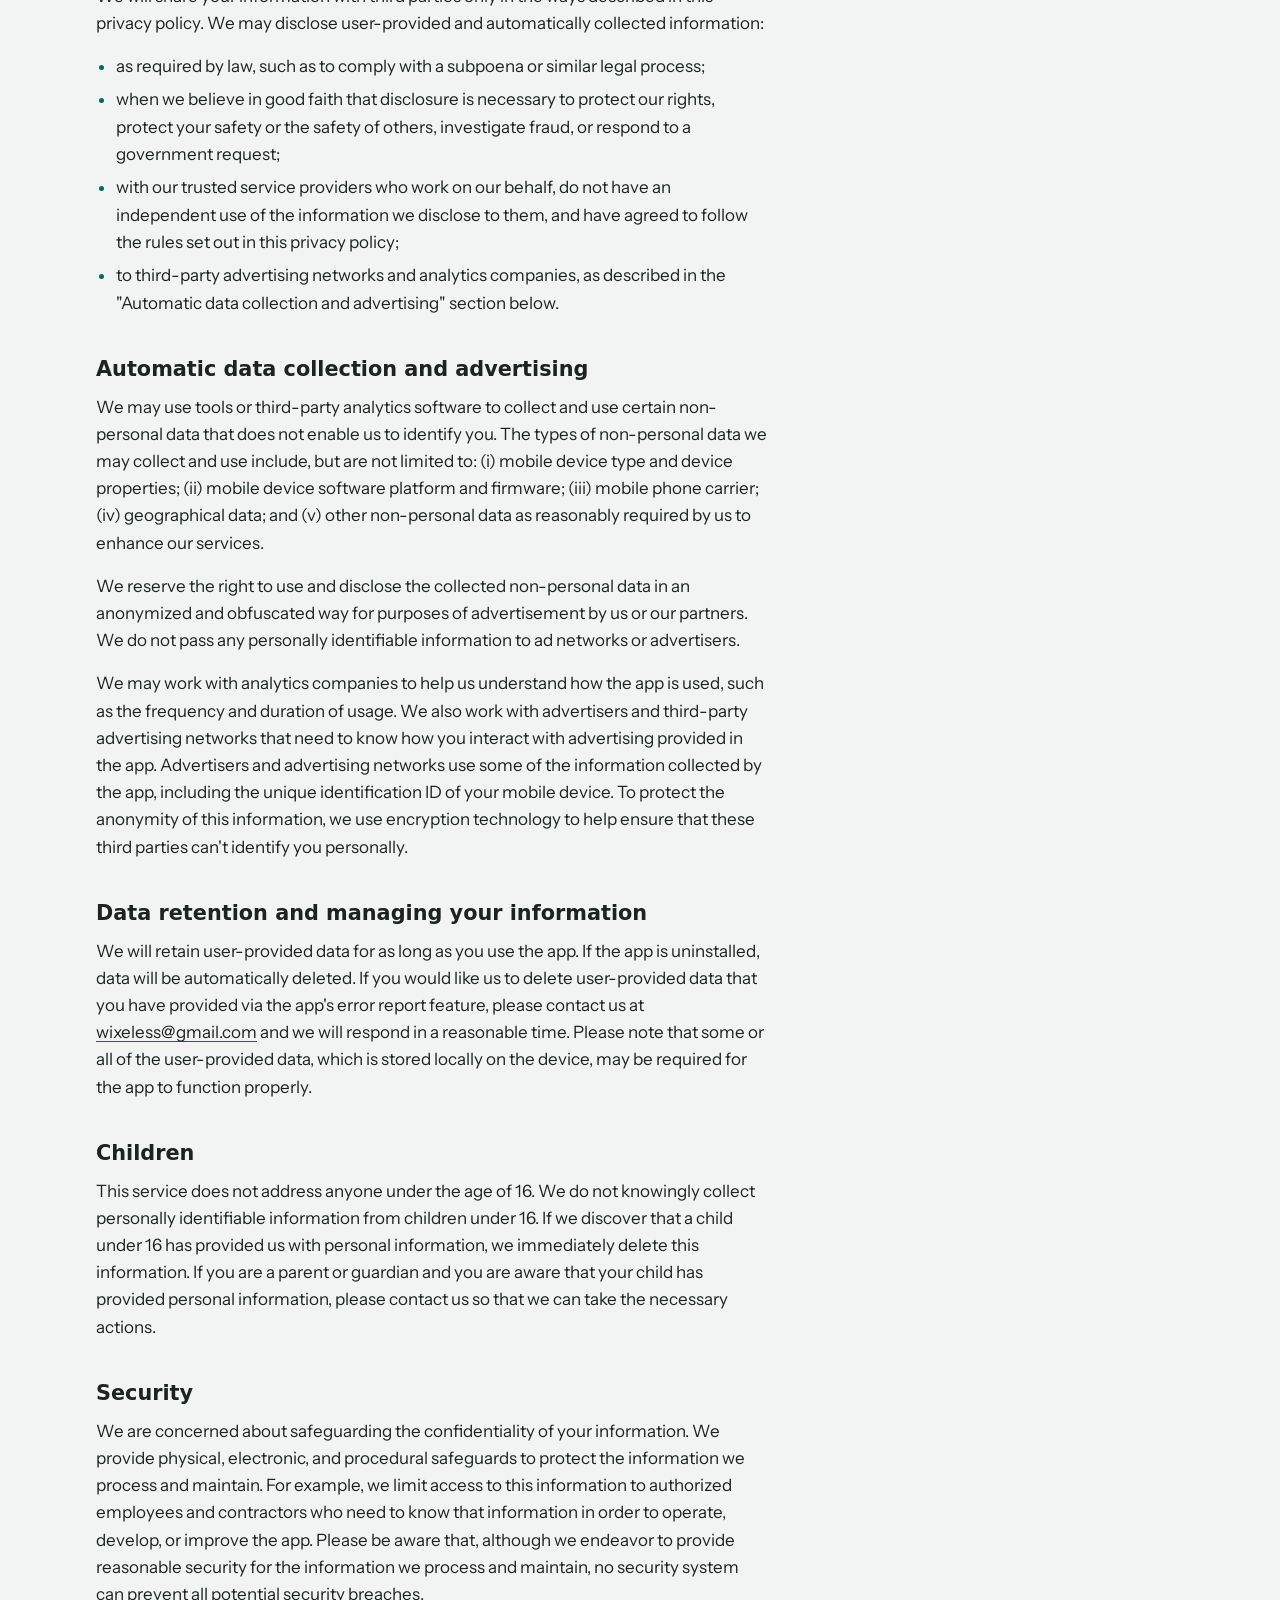
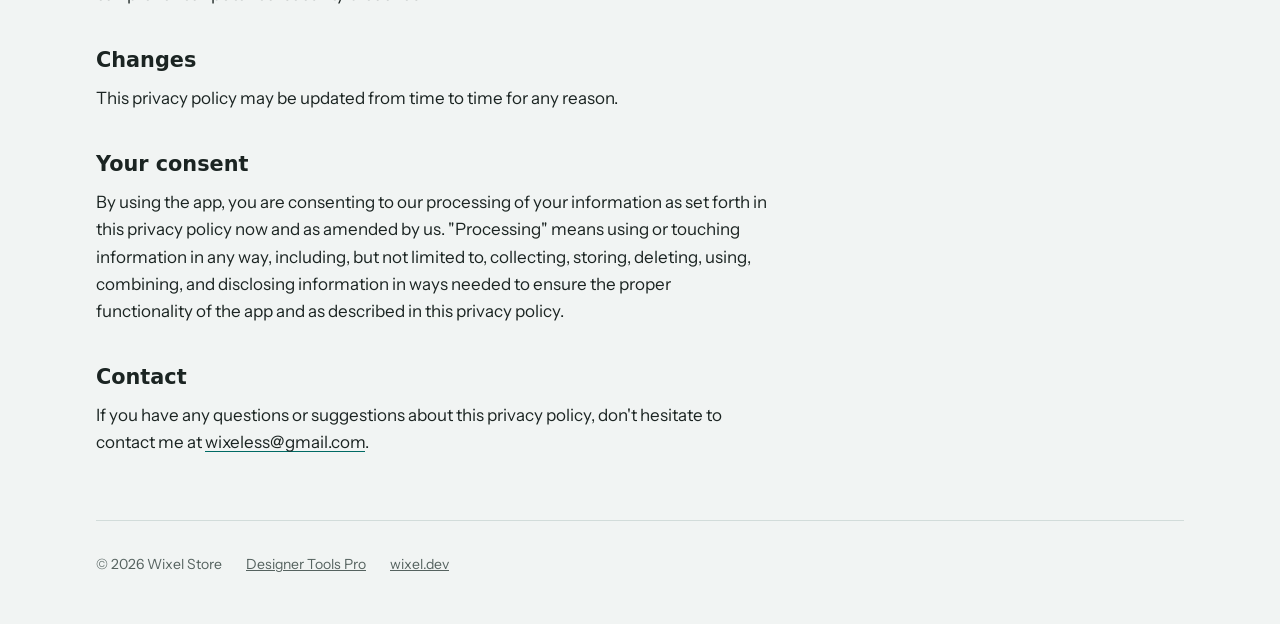
<file: apps/designertools/policy/index.html>
<!DOCTYPE html>
<html lang="en">
<head>
<meta charset="utf-8">
<meta name="viewport" content="width=device-width, initial-scale=1, viewport-fit=cover">
<title>Privacy Policy – Designer Tools Pro</title>
<meta name="description" content="Privacy policy for Designer Tools Pro, an Android app by Jahongir Bekmuhammetov.">
<link rel="canonical" href="https://wixel.dev/apps/designertools/policy/">
<link rel="icon" type="image/png" href="../images/icon.png">
<meta name="theme-color" content="#1E2524" media="(prefers-color-scheme: dark)">
<meta name="theme-color" content="#F1F4F3" media="(prefers-color-scheme: light)">

<!-- Applies the theme chosen on wixel.dev, or the system theme, before first paint. -->
<script>
  (function () {
    var theme = null;
    try { theme = localStorage.getItem("theme"); } catch (e) {}
    if (theme !== "light" && theme !== "dark") {
      var prefersDark = window.matchMedia("(prefers-color-scheme: dark)").matches;
      theme = prefersDark ? "dark" : "light";
    }
    document.documentElement.dataset.theme = theme;
  })();
</script>

<link rel="preconnect" href="https://fonts.googleapis.com">
<link rel="preconnect" href="https://fonts.gstatic.com" crossorigin>
<link href="https://fonts.googleapis.com/css2?family=Google+Sans+Flex:opsz,wght,ROND@6..144,400..900,0..100&family=Instrument+Sans:wght@400;500;600&family=JetBrains+Mono:wght@400&display=swap" rel="stylesheet">
<link rel="stylesheet" href="style.css">
</head>
<body>

<div class="wrap">

  <header class="doc-header">
    <img src="../images/icon.png" alt="" width="40" height="40">
    <a href="../">Designer Tools Pro</a>
  </header>

  <main class="doc">
    <h1>Privacy policy</h1>
    <p class="lead">How Designer Tools Pro handles your information.</p>

    <h2>Overview</h2>
    <p>
      Jahongir Bekmuhammetov ("developer") built this app as an ad-supported app.
      This service ("app") is provided at no cost and is intended for use as is.
    </p>

    <h2>Permissions used in the app</h2>
    <ul>
      <li><code>android.permission.WRITE_EXTERNAL_STORAGE</code> is used to save mockup images and show them on the mockup overlay screen.</li>
      <li><code>android.permission.SYSTEM_ALERT_WINDOW</code> is used to show the overlay screen over other apps.</li>
      <li><code>android.permission.FOREGROUND_SERVICE</code> is used to keep the Color Picker, Mockup Overlay, and Grid Overlay services active while the app is closed.</li>
    </ul>

    <h2>AccessibilityService API</h2>
    <p>
      The app uses the AccessibilityService API to display a floating popup for
      multitasking purposes. No data is collected or shared using the
      AccessibilityService API.
    </p>

    <h2>What information does the app obtain and how is it used?</h2>

    <h3>User-provided information</h3>
    <p>
      The app obtains the information you provide when you download it. If you
      purchase the app from the Google Play Store, we also have access to
      information about your purchase. This information is stored by Google Play.
      Please see <a href="https://policies.google.com/privacy">their privacy policies</a>
      for further details.
    </p>

    <h3>Automatically collected information</h3>
    <p>
      In addition, the app may collect certain information automatically, such as
      the type of mobile device you use, your mobile device's unique device ID, the
      IP address of your mobile device, your mobile operating system, the type of
      mobile internet browser you use, and information about the way you use the
      app. See the "Automatic data collection and advertising" section for examples.
    </p>
    <p>
      If errors occur while using the app, an error log can be sent back to us. This
      error log contains non-personal data, such as device model, operating system
      version, and where in the app the error happened. This information helps us
      improve the app.
    </p>
    <p>
      The app uses third-party services that may collect information about you.
      Please see their privacy policies for further details:
    </p>
    <ul>
      <li><a href="https://policies.google.com/privacy">Google Play Services</a></li>
      <li><a href="https://firebase.google.com/policies/analytics">Google Analytics for Firebase</a></li>
      <li><a href="https://firebase.google.com/terms/crashlytics-app-distribution-data-processing-terms">Firebase Crashlytics</a></li>
      <li><a href="https://support.google.com/admob/answer/6128543?hl=en">Google AdMob</a></li>
    </ul>

    <h3>Do third parties see or have access to information obtained by the app?</h3>
    <p>
      We will share your information with third parties only in the ways described
      in this privacy policy. We may disclose user-provided and automatically
      collected information:
    </p>
    <ul>
      <li>as required by law, such as to comply with a subpoena or similar legal process;</li>
      <li>when we believe in good faith that disclosure is necessary to protect our rights, protect your safety or the safety of others, investigate fraud, or respond to a government request;</li>
      <li>with our trusted service providers who work on our behalf, do not have an independent use of the information we disclose to them, and have agreed to follow the rules set out in this privacy policy;</li>
      <li>to third-party advertising networks and analytics companies, as described in the "Automatic data collection and advertising" section below.</li>
    </ul>

    <h2>Automatic data collection and advertising</h2>
    <p>
      We may use tools or third-party analytics software to collect and use certain
      non-personal data that does not enable us to identify you. The types of
      non-personal data we may collect and use include, but are not limited to:
      (i) mobile device type and device properties; (ii) mobile device software
      platform and firmware; (iii) mobile phone carrier; (iv) geographical data;
      and (v) other non-personal data as reasonably required by us to enhance our
      services.
    </p>
    <p>
      We reserve the right to use and disclose the collected non-personal data in an
      anonymized and obfuscated way for purposes of advertisement by us or our
      partners. We do not pass any personally identifiable information to ad
      networks or advertisers.
    </p>
    <p>
      We may work with analytics companies to help us understand how the app is
      used, such as the frequency and duration of usage. We also work with
      advertisers and third-party advertising networks that need to know how you
      interact with advertising provided in the app. Advertisers and advertising
      networks use some of the information collected by the app, including the
      unique identification ID of your mobile device. To protect the anonymity of
      this information, we use encryption technology to help ensure that these
      third parties can't identify you personally.
    </p>

    <h2>Data retention and managing your information</h2>
    <p>
      We will retain user-provided data for as long as you use the app. If the app
      is uninstalled, data will be automatically deleted. If you would like us to
      delete user-provided data that you have provided via the app's error report
      feature, please contact us at
      <a href="mailto:wixeless@gmail.com">wixeless@gmail.com</a>
      and we will respond in a reasonable time. Please note that some or all of the
      user-provided data, which is stored locally on the device, may be required for
      the app to function properly.
    </p>

    <h2>Children</h2>
    <p>
      This service does not address anyone under the age of 16. We do not knowingly
      collect personally identifiable information from children under 16. If we
      discover that a child under 16 has provided us with personal information, we
      immediately delete this information. If you are a parent or guardian and you
      are aware that your child has provided personal information, please contact us
      so that we can take the necessary actions.
    </p>

    <h2>Security</h2>
    <p>
      We are concerned about safeguarding the confidentiality of your information.
      We provide physical, electronic, and procedural safeguards to protect the
      information we process and maintain. For example, we limit access to this
      information to authorized employees and contractors who need to know that
      information in order to operate, develop, or improve the app. Please be aware
      that, although we endeavor to provide reasonable security for the information
      we process and maintain, no security system can prevent all potential security
      breaches.
    </p>

    <h2>Changes</h2>
    <p>This privacy policy may be updated from time to time for any reason.</p>

    <h2>Your consent</h2>
    <p>
      By using the app, you are consenting to our processing of your information as
      set forth in this privacy policy now and as amended by us. "Processing" means
      using or touching information in any way, including, but not limited to,
      collecting, storing, deleting, using, combining, and disclosing information in
      ways needed to ensure the proper functionality of the app and as described in
      this privacy policy.
    </p>

    <h2>Contact</h2>
    <p>
      If you have any questions or suggestions about this privacy policy, don't
      hesitate to contact me at
      <a href="mailto:wixeless@gmail.com">wixeless@gmail.com</a>.
    </p>
  </main>

  <footer>
    <span>© <span id="year">2026</span> Wixel Store</span>
    <a href="../">Designer Tools Pro</a>
    <a href="../../../">wixel.dev</a>
  </footer>

</div>

<script>
  document.getElementById("year").textContent = new Date().getFullYear();
</script>

</body>
</html>
</file>
<file: style.css>
:root {
  --bg: #EEF2F8;
  --surface: #FFFFFF;
  --ink: #1A2142;
  --muted: #59627F;
  --accent: #3048E0;
  --line: #CDD5E6;
  --sky: #BFD3F2;

  --title: "Google Sans Flex", "Segoe UI", system-ui, sans-serif;
  --display: "Orbitron", "Eurostile", "Segoe UI", system-ui, sans-serif;
  --body: "Instrument Sans", "Segoe UI", system-ui, sans-serif;
  --mono: "JetBrains Mono", ui-monospace, "SFMono-Regular", Menlo, monospace;

  --step-0: 1.0625rem;
  --step-1: 1.3rem;
  --step-2: clamp(1.6rem, 1.2rem + 1.6vw, 2.2rem);
  --step-3: clamp(2.6rem, 1.2rem + 5vw, 5rem);

  color-scheme: light;
  box-sizing: border-box;
  padding-top: env(safe-area-inset-top, 0px);
  padding-bottom: env(safe-area-inset-bottom, 0px);
}

:root[data-theme="dark"] {
  --bg: #151A35;
  --surface: #1F2548;
  --ink: #E7EAF6;
  --muted: #9AA2C4;
  --accent: #FFC65C;
  --line: #2F3766;
  --sky: #262E5C;
  color-scheme: dark;
}

/* Fallback when scripts are disabled. */
@media (prefers-color-scheme: dark) {
  :root:not([data-theme]) {
    --bg: #151A35;
    --surface: #1F2548;
    --ink: #E7EAF6;
    --muted: #9AA2C4;
    --accent: #FFC65C;
    --line: #2F3766;
    --sky: #262E5C;
    color-scheme: dark;
  }
}

*, *::before, *::after { box-sizing: inherit; }

html { scroll-padding-top: env(safe-area-inset-top, 0px); }

body {
  margin: 0;
  background: var(--bg);
  color: var(--ink);
  font-family: var(--body);
  font-size: var(--step-0);
  line-height: 1.6;
  transition: background-color 400ms ease, color 400ms ease;
}

a { color: inherit; }

:focus-visible {
  outline: 3px solid var(--accent);
  outline-offset: 3px;
  border-radius: 4px;
}

.wrap {
  width: min(100% - 2.5rem, 68rem);
  margin-inline: auto;
}

/* Hero */

.hero {
  display: grid;
  grid-template-columns: 1fr auto;
  gap: clamp(2rem, 6vw, 5rem);
  align-items: center;
  padding-block: clamp(3rem, 10vh, 7rem) clamp(3rem, 8vh, 5rem);
}

.name {
  margin: 0;
  font-family: var(--title);
  font-size: var(--step-3);
  font-variation-settings: "opsz" 144, "ROND" 100;
  line-height: 1;
  letter-spacing: -0.02em;
}

.role {
  margin: 0.6rem 0 0;
  font-family: var(--body);
  font-size: var(--step-2);
  font-weight: 500;
  color: var(--muted);
}

.intro {
  max-width: 34rem;
  margin: 1.75rem 0 2rem;
  font-size: var(--step-1);
  line-height: 1.5;
}

.links {
  display: flex;
  flex-wrap: wrap;
  gap: 0.75rem 1.5rem;
  margin: 0;
  padding: 0;
  list-style: none;
}

.links a {
  font-weight: 600;
  text-decoration-color: var(--accent);
  text-decoration-thickness: 2px;
  text-underline-offset: 5px;
}

.links a:hover { color: var(--accent); }

/* Phone */

.device { text-align: center; }

.phone {
  position: relative;
  width: 14.5rem;
  padding: 0.45rem;
  border-radius: 2.6rem;
  background: var(--ink);
  transition: background-color 400ms ease;
}

/* Power and volume buttons on the right edge. */
.phone::before,
.phone::after {
  content: "";
  position: absolute;
  right: -0.2rem;
  width: 0.2rem;
  border-radius: 0 0.2rem 0.2rem 0;
  background: var(--ink);
  transition: background-color 400ms ease;
}

.phone::before { top: 6.5rem; height: 2.6rem; }
.phone::after { top: 10.5rem; height: 4.5rem; }

.screen {
  display: flex;
  flex-direction: column;
  aspect-ratio: 9 / 20;
  overflow: hidden;
  border-radius: 2.2rem;
  background: var(--surface);
  text-align: left;
  transition: background-color 400ms ease;
}

.status {
  position: relative;
  display: flex;
  justify-content: space-between;
  padding: 0.85rem 1.4rem 0.5rem;
  font-family: var(--mono);
  font-size: 0.7rem;
  color: var(--muted);
}

.camera {
  position: absolute;
  top: 0.75rem;
  left: 50%;
  width: 0.8rem;
  height: 0.8rem;
  margin-left: -0.4rem;
  border-radius: 50%;
  background: #05070F;
}

.sky {
  position: relative;
  flex: 1;
  min-height: 9rem;
  background: var(--sky);
  transition: background-color 400ms ease;
}

.orb {
  position: absolute;
  top: 50%;
  left: 50%;
  margin-top: -2.1rem;
  width: 4.2rem;
  height: 4.2rem;
  margin-left: -2.1rem;
  border-radius: 50%;
  background: #FFB938;
  box-shadow: 0 0 0 0.6rem rgba(255, 185, 56, 0.25);
  transition: background-color 500ms ease, box-shadow 500ms ease;
}

/* The inset shadow cuts the sun into a crescent moon. */
:root[data-theme="dark"] .orb {
  background: transparent;
  box-shadow: inset -1.1rem -0.5rem 0 0 var(--accent);
}

.setting {
  display: flex;
  width: 100%;
  align-items: center;
  justify-content: space-between;
  gap: 1rem;
  padding: 1.1rem 1.2rem;
  border: 0;
  border-bottom: 1px solid var(--line);
  background: none;
  color: var(--ink);
  font: 600 0.95rem var(--body);
  text-align: left;
  cursor: pointer;
}

.track {
  position: relative;
  flex: none;
  width: 2.9rem;
  height: 1.7rem;
  border-radius: 1rem;
  background: var(--line);
  transition: background-color 250ms ease;
}

.knob {
  position: absolute;
  top: 0.2rem;
  left: 0.2rem;
  width: 1.3rem;
  height: 1.3rem;
  border-radius: 50%;
  background: var(--surface);
  transition: transform 250ms ease;
}

.setting[aria-checked="true"] .track { background: var(--accent); }
.setting[aria-checked="true"] .knob { transform: translateX(1.2rem); }

.code {
  margin: 0;
  padding: 1rem 1.2rem 1.4rem;
  font-family: var(--mono);
  font-size: 0.68rem;
  line-height: 1.6;
  color: var(--muted);
  white-space: pre;
  overflow-x: auto;
}

.code b {
  font-weight: 600;
  color: var(--accent);
}

.caption {
  max-width: 15rem;
  margin: 1rem auto 0;
  font-size: 0.9rem;
  color: var(--muted);
}

/* Sections */

section {
  padding-block: clamp(2.5rem, 6vh, 4rem);
  border-top: 1px solid var(--line);
}

h2 {
  margin: 0 0 1.5rem;
  font-family: var(--display);
  font-size: var(--step-2);
  font-weight: 700;
  line-height: 1.2;
  letter-spacing: 0.02em;
}

.about p {
  max-width: 38rem;
  margin: 0;
}

.ad-slot {
  padding-block: clamp(1.5rem, 4vh, 2.5rem);
  border-top: 1px solid var(--line);
}

.apps-list {
  display: grid;
  grid-template-columns: repeat(auto-fit, minmax(17rem, 1fr));
  gap: 1.5rem 3rem;
  margin: 0;
  padding: 0;
  list-style: none;
}

.app {
  display: flex;
  align-items: center;
  gap: 1rem;
  text-decoration: none;
}

.app img {
  flex: none;
  width: 3.5rem;
  height: 3.5rem;
  border-radius: 22%;
  box-shadow: 0 0 0 1px var(--line);
}

.app-name {
  display: block;
  font-size: var(--step-1);
  font-weight: 600;
}

.app-desc {
  display: block;
  color: var(--muted);
}

.app:hover .app-name { color: var(--accent); }

.skills {
  display: grid;
  grid-template-columns: repeat(auto-fit, minmax(17rem, 1fr));
  gap: 2rem 3rem;
  margin: 0;
}

.skills dt {
  font-family: var(--body);
  font-size: var(--step-1);
  font-weight: 600;
}

.skills dd {
  margin: 0.35rem 0 0;
  color: var(--muted);
}

.contact p {
  max-width: 34rem;
  margin: 0 0 1.5rem;
}

footer {
  padding-block: 2rem 3rem;
  font-size: 0.875rem;
  color: var(--muted);
}

@media (max-width: 760px) {
  .hero { grid-template-columns: 1fr; }
  .device { justify-self: start; }
  .caption { margin-inline: 0; text-align: left; }
}

@media (prefers-reduced-motion: reduce) {
  *, *::before, *::after { transition: none !important; }
}
</file>
<file: apps/admobile/style.css>
:root {
  --bg: #F3F6F5;
  --surface: #FFFFFF;
  --ink: #16201E;
  --muted: #56635F;
  --accent: #00866A;
  --ring: #FFC145;
  --line: #D3DDDA;

  --title: "Google Sans Flex", "Segoe UI", system-ui, sans-serif;
  --body: "Instrument Sans", "Segoe UI", system-ui, sans-serif;
  --mono: "JetBrains Mono", ui-monospace, "SFMono-Regular", Menlo, monospace;

  --step-0: 1.0625rem;
  --step-1: 1.3rem;
  --step-2: clamp(1.6rem, 1.2rem + 1.6vw, 2.2rem);
  --step-3: clamp(2.2rem, 1rem + 4vw, 3.5rem);

  color-scheme: light;
  box-sizing: border-box;
  padding-top: env(safe-area-inset-top, 0px);
  padding-bottom: env(safe-area-inset-bottom, 0px);
}

:root[data-theme="dark"] {
  --bg: #111716;
  --surface: #1A2321;
  --ink: #E5ECEA;
  --muted: #9AA9A4;
  --accent: #3FD1A8;
  --ring: #FFC145;
  --line: #2A3633;
  color-scheme: dark;
}

/* Fallback when scripts are disabled. */
@media (prefers-color-scheme: dark) {
  :root:not([data-theme]) {
    --bg: #111716;
    --surface: #1A2321;
    --ink: #E5ECEA;
    --muted: #9AA9A4;
    --accent: #3FD1A8;
    --ring: #FFC145;
    --line: #2A3633;
    color-scheme: dark;
  }
}

*, *::before, *::after { box-sizing: inherit; }

html { scroll-padding-top: env(safe-area-inset-top, 0px); }

body {
  margin: 0;
  background: var(--bg);
  color: var(--ink);
  font-family: var(--body);
  font-size: var(--step-0);
  line-height: 1.6;
}

a { color: inherit; }

:focus-visible {
  outline: 3px solid var(--accent);
  outline-offset: 3px;
  border-radius: 4px;
}

.wrap {
  width: min(100% - 2.5rem, 68rem);
  margin-inline: auto;
}

/* Top bar */

.topbar {
  padding-block: 1.25rem;
}

.home-link {
  font-weight: 600;
  color: var(--muted);
  text-decoration: none;
}

.home-link:hover { color: var(--accent); }

/* Hero */

.hero {
  display: grid;
  grid-template-columns: 1fr auto;
  gap: clamp(2rem, 6vw, 5rem);
  align-items: center;
  padding-block: clamp(1.5rem, 6vh, 4rem) clamp(3rem, 8vh, 5rem);
}

.app-icon {
  display: block;
  width: 5rem;
  height: 5rem;
  border-radius: 22%;
  box-shadow: 0 0 0 1px var(--line);
}

.app-name {
  margin: 1.5rem 0 0;
  font-family: var(--title);
  font-size: var(--step-3);
  font-variation-settings: "opsz" 144, "ROND" 100;
  line-height: 1;
  letter-spacing: -0.02em;
}

.tagline {
  margin: 0.6rem 0 0;
  font-size: var(--step-2);
  font-weight: 500;
  line-height: 1.25;
  color: var(--muted);
}

.intro {
  max-width: 32rem;
  margin: 1.5rem 0 2rem;
  font-size: var(--step-1);
  line-height: 1.5;
}

.actions {
  display: flex;
  flex-wrap: wrap;
  align-items: center;
  gap: 1rem 1.75rem;
}

/* The badge image has Google's required padding built in. */
.play-badge {
  display: block;
  margin-left: -0.6rem;
}

.play-badge img {
  display: block;
  width: 13rem;
  height: auto;
}

.text-link {
  font-weight: 600;
  text-decoration-color: var(--accent);
  text-decoration-thickness: 2px;
  text-underline-offset: 5px;
}

.text-link:hover { color: var(--accent); }

/* Screenshot with the ring from the app icon behind it */

.showcase {
  position: relative;
  display: grid;
  place-items: center;
  width: 24rem;
  margin: 0;
}

.ring {
  position: absolute;
  inset: 50% auto auto 50%;
  width: 24rem;
  height: 24rem;
  translate: -50% -50%;
}

.ring circle {
  fill: none;
  stroke: var(--ring);
  stroke-width: 22;
  stroke-linecap: round;
  stroke-dasharray: 410 92.65;
}

.screenshot {
  position: relative;
  display: block;
  width: 16rem;
  max-width: 100%;
  height: auto;
}

/* Sections */

section {
  padding-block: clamp(2.5rem, 6vh, 4rem);
  border-top: 1px solid var(--line);
}

h2 {
  margin: 0 0 1.5rem;
  font-family: var(--title);
  font-size: var(--step-2);
  font-weight: 700;
  font-variation-settings: "opsz" 48;
  line-height: 1.2;
}

.features {
  display: grid;
  grid-template-columns: repeat(auto-fit, minmax(17rem, 1fr));
  gap: 2rem 3rem;
  margin: 0;
}

.features dt {
  font-size: var(--step-1);
  font-weight: 600;
}

.features dd {
  margin: 0.35rem 0 0;
  color: var(--muted);
}

.privacy p {
  max-width: 36rem;
  margin: 0 0 1.25rem;
}

.privacy ul {
  max-width: 36rem;
  margin: 0 0 1.5rem;
  padding-left: 1.25rem;
}

.privacy li { margin-bottom: 0.4rem; }

.privacy li::marker { color: var(--accent); }

footer {
  display: flex;
  flex-wrap: wrap;
  gap: 0.5rem 1.5rem;
  padding-block: 2rem 3rem;
  border-top: 1px solid var(--line);
  font-size: 0.875rem;
  color: var(--muted);
}

@media (max-width: 760px) {
  .hero { grid-template-columns: 1fr; }
  .showcase { justify-self: center; width: min(100%, 20rem); }
  .ring { width: min(100vw - 2.5rem, 20rem); height: min(100vw - 2.5rem, 20rem); }
  .screenshot { width: 13rem; }
}
</file>
<file: apps/designertools/style.css>
:root {
  --bg: #F1F4F3;
  --surface: #FFFFFF;
  --ink: #1B2422;
  --muted: #55625F;
  --accent: #006A64;
  --line: #D2DCDA;
  --frame: #3F4947;

  --title: "Google Sans Flex", "Segoe UI", system-ui, sans-serif;
  --body: "Instrument Sans", "Segoe UI", system-ui, sans-serif;
  --mono: "JetBrains Mono", ui-monospace, "SFMono-Regular", Menlo, monospace;

  --step-0: 1.0625rem;
  --step-1: 1.3rem;
  --step-2: clamp(1.6rem, 1.2rem + 1.6vw, 2.2rem);
  --step-3: clamp(2.2rem, 1rem + 4vw, 3.5rem);

  color-scheme: light;
  box-sizing: border-box;
  padding-top: env(safe-area-inset-top, 0px);
  padding-bottom: env(safe-area-inset-bottom, 0px);
}

:root[data-theme="dark"] {
  --bg: #1E2524;
  --surface: #283130;
  --ink: #E6ECEB;
  --muted: #9EAEAB;
  --accent: #E8C261;
  --line: #36403E;
  --frame: #0F1413;
  color-scheme: dark;
}

/* Fallback when scripts are disabled. */
@media (prefers-color-scheme: dark) {
  :root:not([data-theme]) {
    --bg: #1E2524;
    --surface: #283130;
    --ink: #E6ECEB;
    --muted: #9EAEAB;
    --accent: #E8C261;
      --line: #36403E;
    --frame: #0F1413;
    color-scheme: dark;
  }
}

*, *::before, *::after { box-sizing: inherit; }

html { scroll-padding-top: env(safe-area-inset-top, 0px); }

body {
  margin: 0;
  background: var(--bg);
  color: var(--ink);
  font-family: var(--body);
  font-size: var(--step-0);
  line-height: 1.6;
}

a { color: inherit; }

:focus-visible {
  outline: 3px solid var(--accent);
  outline-offset: 3px;
  border-radius: 4px;
}

[hidden] { display: none !important; }

.wrap {
  width: min(100% - 2.5rem, 68rem);
  margin-inline: auto;
}

/* Hero */

.hero {
  display: grid;
  grid-template-columns: 1fr auto;
  gap: clamp(2rem, 6vw, 5rem);
  align-items: center;
  padding-block: clamp(1.5rem, 6vh, 4rem) clamp(3rem, 8vh, 5rem);
}

.app-icon {
  display: block;
  width: 5rem;
  height: 5rem;
  border-radius: 22%;
  box-shadow: 0 0 0 1px var(--line);
}

.app-name {
  margin: 1.5rem 0 0;
  font-family: var(--title);
  font-size: var(--step-3);
  font-variation-settings: "opsz" 144, "ROND" 100;
  line-height: 1;
  letter-spacing: -0.02em;
}

.tagline {
  margin: 0.6rem 0 0;
  font-size: var(--step-2);
  font-weight: 500;
  line-height: 1.25;
  color: var(--muted);
}

.intro {
  max-width: 32rem;
  margin: 1.5rem 0 2rem;
  font-size: var(--step-1);
  line-height: 1.5;
}

.actions {
  display: flex;
  flex-wrap: wrap;
  align-items: center;
  gap: 1rem 1.75rem;
}

/* The badge image has Google's required padding built in. */
.play-badge {
  display: block;
  margin-left: -0.6rem;
}

.play-badge img {
  display: block;
  width: 13rem;
  height: auto;
}

.text-link {
  font-weight: 600;
  text-decoration-color: var(--accent);
  text-decoration-thickness: 2px;
  text-underline-offset: 5px;
}

.text-link:hover { color: var(--accent); }

/* Showcase: a phone running a sample app with the grid and loupe on top */

.showcase {
  width: 24rem;
  margin: 0;
}

.stage {
  position: relative;
  display: grid;
  place-items: center;
}

.phone {
  position: relative;
  width: 15rem;
  padding: 0.45rem;
  border-radius: 2.6rem;
  background: var(--frame);
}

.screen {
  position: relative;
  aspect-ratio: 9 / 19;
  overflow: hidden;
  border-radius: 2.2rem;
  /* The top band matches the app bar so no white shows at the rounded corners. */
  background: linear-gradient(#3F4947 3.75rem, #FFFFFF 3.75rem);
  cursor: crosshair;
  user-select: none;
  -webkit-user-select: none;
}

/* The sample app keeps fixed colors so the picker always reads the same values. */
.mock {
  display: flex;
  flex-direction: column;
  gap: 0.75rem;
  padding: 0 1.5rem 1.5rem;
}

.mock-bar {
  height: 3.75rem;
  margin-inline: -1.5rem;
  background: #3F4947;
}

.mock-image {
  height: 8.25rem;
  border-radius: 0.75rem;
  background: #B1CCC9;
}

.mock-title {
  width: 75%;
  height: 1.1rem;
  margin-top: 0.75rem;
  border-radius: 0.3rem;
  background: #1B2422;
}

.mock-text {
  height: 0.6rem;
  border-radius: 0.3rem;
  background: #A3AFAC;
}

.mock-text-short { width: 60%; }

.mock-row {
  display: flex;
  gap: 0.75rem;
  margin-top: 0.75rem;
}

.mock-chip {
  flex: 1;
  height: 3.75rem;
  border-radius: 0.75rem;
  background: #E8C261;
}

.mock-chip-soft { background: #F6E7BE; }

.mock-button {
  height: 2.25rem;
  margin-top: 0.75rem;
  border-radius: 1.2rem;
  background: #006A64;
}

/* A 0.75rem grid with keylines on the 1.5rem side margins. */
.grid {
  position: absolute;
  inset: 0;
  pointer-events: none;
  background-image:
    linear-gradient(to right, rgba(0, 106, 100, 0.16) 1px, transparent 1px),
    linear-gradient(to bottom, rgba(0, 106, 100, 0.16) 1px, transparent 1px);
  background-size: 0.75rem 0.75rem;
}

.grid::before,
.grid::after {
  content: "";
  position: absolute;
  top: 0;
  bottom: 0;
  width: 1px;
  background: #D6336C;
}

.grid::before { left: 1.5rem; }
.grid::after { right: 1.5rem; }

.loupe {
  position: absolute;
  width: 4rem;
  height: 4rem;
  translate: -50% -50%;
  touch-action: none;
  cursor: grab;
}

.loupe:active { cursor: grabbing; }

.loupe:focus-visible {
  outline: none;
}

.loupe:focus-visible .loupe-lens {
  outline: 3px solid var(--accent);
  outline-offset: 2px;
}

.loupe-lens {
  position: absolute;
  inset: 0;
  border: 3px solid #FFFFFF;
  border-radius: 50%;
  background: #006A64;
  box-shadow: 0 0 0 1px rgba(27, 36, 34, 0.35), 0 6px 16px rgba(27, 36, 34, 0.3);
}

/* Crosshair marking the sampled pixel. */
.loupe-lens::before,
.loupe-lens::after {
  content: "";
  position: absolute;
  top: 50%;
  left: 50%;
  background: #FFFFFF;
  mix-blend-mode: difference;
}

.loupe-lens::before { width: 1rem; height: 1px; translate: -50% -50%; }
.loupe-lens::after { width: 1px; height: 1rem; translate: -50% -50%; }

.loupe-hex {
  position: absolute;
  top: calc(100% + 0.35rem);
  left: 50%;
  translate: -50% 0;
  padding: 0.15rem 0.5rem;
  border-radius: 0.4rem;
  background: #1B2422;
  color: #FFFFFF;
  font: 500 0.72rem var(--mono);
  white-space: nowrap;
}

.setting {
  display: flex;
  width: 15rem;
  align-items: center;
  justify-content: space-between;
  gap: 1rem;
  margin: 1.75rem auto 0;
  padding: 0.5rem 0;
  border: 0;
  background: none;
  color: var(--ink);
  font: 600 1rem var(--body);
  text-align: left;
  cursor: pointer;
}

.track {
  position: relative;
  flex: none;
  width: 2.9rem;
  height: 1.7rem;
  border-radius: 1rem;
  background: var(--line);
  transition: background-color 250ms ease;
}

.knob {
  position: absolute;
  top: 0.2rem;
  left: 0.2rem;
  width: 1.3rem;
  height: 1.3rem;
  border-radius: 50%;
  background: var(--surface);
  transition: transform 250ms ease;
}

.setting[aria-checked="true"] .track { background: var(--accent); }
.setting[aria-checked="true"] .knob { transform: translateX(1.2rem); }

.caption {
  max-width: 15rem;
  margin: 0.5rem auto 0;
  font-size: 0.9rem;
  color: var(--muted);
}

/* Sections */

section {
  padding-block: clamp(2.5rem, 6vh, 4rem);
  border-top: 1px solid var(--line);
}

h2 {
  margin: 0 0 1.5rem;
  font-family: var(--title);
  font-size: var(--step-2);
  font-weight: 700;
  font-variation-settings: "opsz" 48;
  line-height: 1.2;
}

.features {
  display: grid;
  grid-template-columns: repeat(auto-fit, minmax(17rem, 1fr));
  gap: 2rem 3rem;
  margin: 0;
}

.features dt {
  font-size: var(--step-1);
  font-weight: 600;
}

.features dd {
  margin: 0.35rem 0 0;
  color: var(--muted);
}

.privacy p {
  max-width: 36rem;
  margin: 0 0 1.25rem;
}

.privacy ul {
  max-width: 36rem;
  margin: 0 0 1.5rem;
  padding-left: 1.25rem;
}

.privacy li { margin-bottom: 0.4rem; }

.privacy li::marker { color: var(--accent); }

footer {
  display: flex;
  flex-wrap: wrap;
  gap: 0.5rem 1.5rem;
  padding-block: 2rem 3rem;
  border-top: 1px solid var(--line);
  font-size: 0.875rem;
  color: var(--muted);
}

@media (max-width: 760px) {
  .hero { grid-template-columns: 1fr; }
  .showcase { justify-self: center; width: min(100%, 20rem); }
}

@media (prefers-reduced-motion: reduce) {
  *, *::before, *::after { transition: none !important; }
}
</file>
<file: apps/admobile/policy/style.css>
:root {
  --bg: #F3F6F5;
  --surface: #FFFFFF;
  --ink: #16201E;
  --muted: #56635F;
  --accent: #00866A;
  --ring: #FFC145;
  --line: #D3DDDA;
  --code-ink: #B54708;

  --title: "Google Sans Flex", "Segoe UI", system-ui, sans-serif;
  --body: "Instrument Sans", "Segoe UI", system-ui, sans-serif;
  --mono: "JetBrains Mono", ui-monospace, "SFMono-Regular", Menlo, monospace;

  --step-0: 1.0625rem;
  --step-1: 1.3rem;
  --step-2: clamp(1.6rem, 1.2rem + 1.6vw, 2.2rem);
  --step-3: clamp(2.2rem, 1rem + 4vw, 3.5rem);

  color-scheme: light;
  box-sizing: border-box;
  padding-top: env(safe-area-inset-top, 0px);
  padding-bottom: env(safe-area-inset-bottom, 0px);
}

:root[data-theme="dark"] {
  --bg: #111716;
  --surface: #1A2321;
  --ink: #E5ECEA;
  --muted: #9AA9A4;
  --accent: #3FD1A8;
  --ring: #FFC145;
  --line: #2A3633;
  --code-ink: #F09A3E;
  color-scheme: dark;
}

/* Fallback when scripts are disabled. */
@media (prefers-color-scheme: dark) {
  :root:not([data-theme]) {
    --bg: #111716;
    --surface: #1A2321;
    --ink: #E5ECEA;
    --muted: #9AA9A4;
    --accent: #3FD1A8;
    --ring: #FFC145;
    --line: #2A3633;
    --code-ink: #F09A3E;
    color-scheme: dark;
  }
}

*, *::before, *::after { box-sizing: inherit; }

html { scroll-padding-top: env(safe-area-inset-top, 0px); }

body {
  margin: 0;
  background: var(--bg);
  color: var(--ink);
  font-family: var(--body);
  font-size: var(--step-0);
  line-height: 1.6;
}

a { color: inherit; }

:focus-visible {
  outline: 3px solid var(--accent);
  outline-offset: 3px;
  border-radius: 4px;
}

.wrap {
  width: min(100% - 2.5rem, 68rem);
  margin-inline: auto;
}

h2 {
  margin: 0 0 1.5rem;
  font-family: var(--title);
  font-size: var(--step-2);
  font-weight: 700;
  font-variation-settings: "opsz" 48;
  line-height: 1.2;
}

footer {
  display: flex;
  flex-wrap: wrap;
  gap: 0.5rem 1.5rem;
  padding-block: 2rem 3rem;
  border-top: 1px solid var(--line);
  font-size: 0.875rem;
  color: var(--muted);
}

/* Privacy policy page */

.doc-header {
  display: flex;
  align-items: center;
  gap: 0.9rem;
  padding-block: 1.25rem;
}

.doc-header img {
  width: 2.5rem;
  height: 2.5rem;
  border-radius: 22%;
  box-shadow: 0 0 0 1px var(--line);
}

.doc-header a {
  font-family: var(--title);
  font-size: var(--step-1);
  font-weight: 700;
  text-decoration: none;
}

.doc-header a:hover { color: var(--accent); }

.doc {
  max-width: 42rem;
  padding-block: clamp(1.5rem, 5vh, 3rem) 3rem;
}

.doc h1 {
  margin: 0 0 1rem;
  font-family: var(--title);
  font-size: var(--step-3);
  font-variation-settings: "opsz" 144, "ROND" 100;
  line-height: 1.05;
  letter-spacing: -0.02em;
}

.doc h2 {
  margin: 2.5rem 0 0.75rem;
  font-size: var(--step-1);
}

.doc h3 {
  margin: 1.75rem 0 0.5rem;
  font-size: var(--step-0);
  font-weight: 600;
}

.doc p,
.doc li { color: var(--ink); }

.doc p { margin: 0 0 1rem; }

.doc ul {
  margin: 0 0 1rem;
  padding-left: 1.25rem;
}

.doc li { margin-bottom: 0.4rem; }

.doc li::marker { color: var(--accent); }

.doc a {
  overflow-wrap: anywhere;
  text-decoration-color: var(--accent);
  text-underline-offset: 3px;
}

.doc a:hover { color: var(--accent); }

.doc code {
  font-family: var(--mono);
  font-size: 0.85em;
  color: var(--code-ink);
  background: var(--surface);
  border: 1px solid var(--line);
  border-radius: 5px;
  padding: 0.12em 0.4em;
  overflow-wrap: anywhere;
  -webkit-box-decoration-break: clone;
  box-decoration-break: clone;
}

.lead {
  font-size: var(--step-1);
  line-height: 1.5;
  color: var(--muted);
}
</file>
<file: apps/admobile/terms/style.css>
:root {
  --bg: #F3F6F5;
  --surface: #FFFFFF;
  --ink: #16201E;
  --muted: #56635F;
  --accent: #00866A;
  --ring: #FFC145;
  --line: #D3DDDA;

  --title: "Google Sans Flex", "Segoe UI", system-ui, sans-serif;
  --body: "Instrument Sans", "Segoe UI", system-ui, sans-serif;
  --mono: "JetBrains Mono", ui-monospace, "SFMono-Regular", Menlo, monospace;

  --step-0: 1.0625rem;
  --step-1: 1.3rem;
  --step-2: clamp(1.6rem, 1.2rem + 1.6vw, 2.2rem);
  --step-3: clamp(2.2rem, 1rem + 4vw, 3.5rem);

  color-scheme: light;
  box-sizing: border-box;
  padding-top: env(safe-area-inset-top, 0px);
  padding-bottom: env(safe-area-inset-bottom, 0px);
}

:root[data-theme="dark"] {
  --bg: #111716;
  --surface: #1A2321;
  --ink: #E5ECEA;
  --muted: #9AA9A4;
  --accent: #3FD1A8;
  --ring: #FFC145;
  --line: #2A3633;
  color-scheme: dark;
}

/* Fallback when scripts are disabled. */
@media (prefers-color-scheme: dark) {
  :root:not([data-theme]) {
    --bg: #111716;
    --surface: #1A2321;
    --ink: #E5ECEA;
    --muted: #9AA9A4;
    --accent: #3FD1A8;
    --ring: #FFC145;
    --line: #2A3633;
    color-scheme: dark;
  }
}

*, *::before, *::after { box-sizing: inherit; }

html { scroll-padding-top: env(safe-area-inset-top, 0px); }

body {
  margin: 0;
  background: var(--bg);
  color: var(--ink);
  font-family: var(--body);
  font-size: var(--step-0);
  line-height: 1.6;
}

a { color: inherit; }

:focus-visible {
  outline: 3px solid var(--accent);
  outline-offset: 3px;
  border-radius: 4px;
}

.wrap {
  width: min(100% - 2.5rem, 68rem);
  margin-inline: auto;
}

h2 {
  margin: 0 0 1.5rem;
  font-family: var(--title);
  font-size: var(--step-2);
  font-weight: 700;
  font-variation-settings: "opsz" 48;
  line-height: 1.2;
}

footer {
  display: flex;
  flex-wrap: wrap;
  gap: 0.5rem 1.5rem;
  padding-block: 2rem 3rem;
  border-top: 1px solid var(--line);
  font-size: 0.875rem;
  color: var(--muted);
}

/* Terms of service page */

.doc-header {
  display: flex;
  align-items: center;
  gap: 0.9rem;
  padding-block: 1.25rem;
}

.doc-header img {
  width: 2.5rem;
  height: 2.5rem;
  border-radius: 22%;
  box-shadow: 0 0 0 1px var(--line);
}

.doc-header a {
  font-family: var(--title);
  font-size: var(--step-1);
  font-weight: 700;
  text-decoration: none;
}

.doc-header a:hover { color: var(--accent); }

.doc {
  max-width: 42rem;
  padding-block: clamp(1.5rem, 5vh, 3rem) 3rem;
}

.doc h1 {
  margin: 0 0 1rem;
  font-family: var(--title);
  font-size: var(--step-3);
  font-variation-settings: "opsz" 144, "ROND" 100;
  line-height: 1.05;
  letter-spacing: -0.02em;
}

.doc h2 {
  margin: 2.5rem 0 0.75rem;
  font-size: var(--step-1);
}

.doc h3 {
  margin: 1.75rem 0 0.5rem;
  font-size: var(--step-0);
  font-weight: 600;
}

.doc p,
.doc li { color: var(--ink); }

.doc p { margin: 0 0 1rem; }

.doc strong {
  font-weight: 600;
  color: var(--ink);
}

.doc ul {
  margin: 0 0 1rem;
  padding-left: 1.25rem;
}

.doc li { margin-bottom: 0.4rem; }

.doc li::marker { color: var(--accent); }

.doc a {
  overflow-wrap: anywhere;
  text-decoration-color: var(--accent);
  text-underline-offset: 3px;
}

.doc a:hover { color: var(--accent); }

.doc code {
  font-family: var(--mono);
  font-size: 0.85em;
  overflow-wrap: anywhere;
}

.lead {
  font-size: var(--step-1);
  line-height: 1.5;
  color: var(--muted);
}
</file>
<file: apps/designertools/policy/style.css>
:root {
  --bg: #F1F4F3;
  --surface: #FFFFFF;
  --ink: #1B2422;
  --muted: #55625F;
  --accent: #006A64;
  --line: #D2DCDA;

  --title: "Google Sans Flex", "Segoe UI", system-ui, sans-serif;
  --body: "Instrument Sans", "Segoe UI", system-ui, sans-serif;
  --mono: "JetBrains Mono", ui-monospace, "SFMono-Regular", Menlo, monospace;

  --step-0: 1.0625rem;
  --step-1: 1.3rem;
  --step-2: clamp(1.6rem, 1.2rem + 1.6vw, 2.2rem);
  --step-3: clamp(2.2rem, 1rem + 4vw, 3.5rem);

  color-scheme: light;
  box-sizing: border-box;
  padding-top: env(safe-area-inset-top, 0px);
  padding-bottom: env(safe-area-inset-bottom, 0px);
}

:root[data-theme="dark"] {
  --bg: #1E2524;
  --surface: #283130;
  --ink: #E6ECEB;
  --muted: #9EAEAB;
  --accent: #E8C261;
  --line: #36403E;
  color-scheme: dark;
}

/* Fallback when scripts are disabled. */
@media (prefers-color-scheme: dark) {
  :root:not([data-theme]) {
    --bg: #1E2524;
    --surface: #283130;
    --ink: #E6ECEB;
    --muted: #9EAEAB;
    --accent: #E8C261;
    --line: #36403E;
    color-scheme: dark;
  }
}

*, *::before, *::after { box-sizing: inherit; }

html { scroll-padding-top: env(safe-area-inset-top, 0px); }

body {
  margin: 0;
  background: var(--bg);
  color: var(--ink);
  font-family: var(--body);
  font-size: var(--step-0);
  line-height: 1.6;
}

a { color: inherit; }

:focus-visible {
  outline: 3px solid var(--accent);
  outline-offset: 3px;
  border-radius: 4px;
}

.wrap {
  width: min(100% - 2.5rem, 68rem);
  margin-inline: auto;
}

h2 {
  margin: 0 0 1.5rem;
  font-family: var(--title);
  font-size: var(--step-2);
  font-weight: 700;
  font-variation-settings: "opsz" 48;
  line-height: 1.2;
}

footer {
  display: flex;
  flex-wrap: wrap;
  gap: 0.5rem 1.5rem;
  padding-block: 2rem 3rem;
  border-top: 1px solid var(--line);
  font-size: 0.875rem;
  color: var(--muted);
}

/* Privacy policy page */

.doc-header {
  display: flex;
  align-items: center;
  gap: 0.9rem;
  padding-block: 1.25rem;
}

.doc-header img {
  width: 2.5rem;
  height: 2.5rem;
  border-radius: 22%;
  box-shadow: 0 0 0 1px var(--line);
}

.doc-header a {
  font-family: var(--title);
  font-size: var(--step-1);
  font-weight: 700;
  text-decoration: none;
}

.doc-header a:hover { color: var(--accent); }

.doc {
  max-width: 42rem;
  padding-block: clamp(1.5rem, 5vh, 3rem) 3rem;
}

.doc h1 {
  margin: 0 0 1rem;
  font-family: var(--title);
  font-size: var(--step-3);
  font-variation-settings: "opsz" 144, "ROND" 100;
  line-height: 1.05;
  letter-spacing: -0.02em;
}

.doc h2 {
  margin: 2.5rem 0 0.75rem;
  font-size: var(--step-1);
}

.doc h3 {
  margin: 1.75rem 0 0.5rem;
  font-size: var(--step-0);
  font-weight: 600;
}

.doc p,
.doc li { color: var(--ink); }

.doc p { margin: 0 0 1rem; }

.doc ul {
  margin: 0 0 1rem;
  padding-left: 1.25rem;
}

.doc li { margin-bottom: 0.4rem; }

.doc li::marker { color: var(--accent); }

.doc a {
  overflow-wrap: anywhere;
  text-decoration-color: var(--accent);
  text-underline-offset: 3px;
}

.doc a:hover { color: var(--accent); }

.doc code {
  font-family: var(--mono);
  font-size: 0.85em;
  overflow-wrap: anywhere;
}

.lead {
  font-size: var(--step-1);
  line-height: 1.5;
  color: var(--muted);
}
</file>
